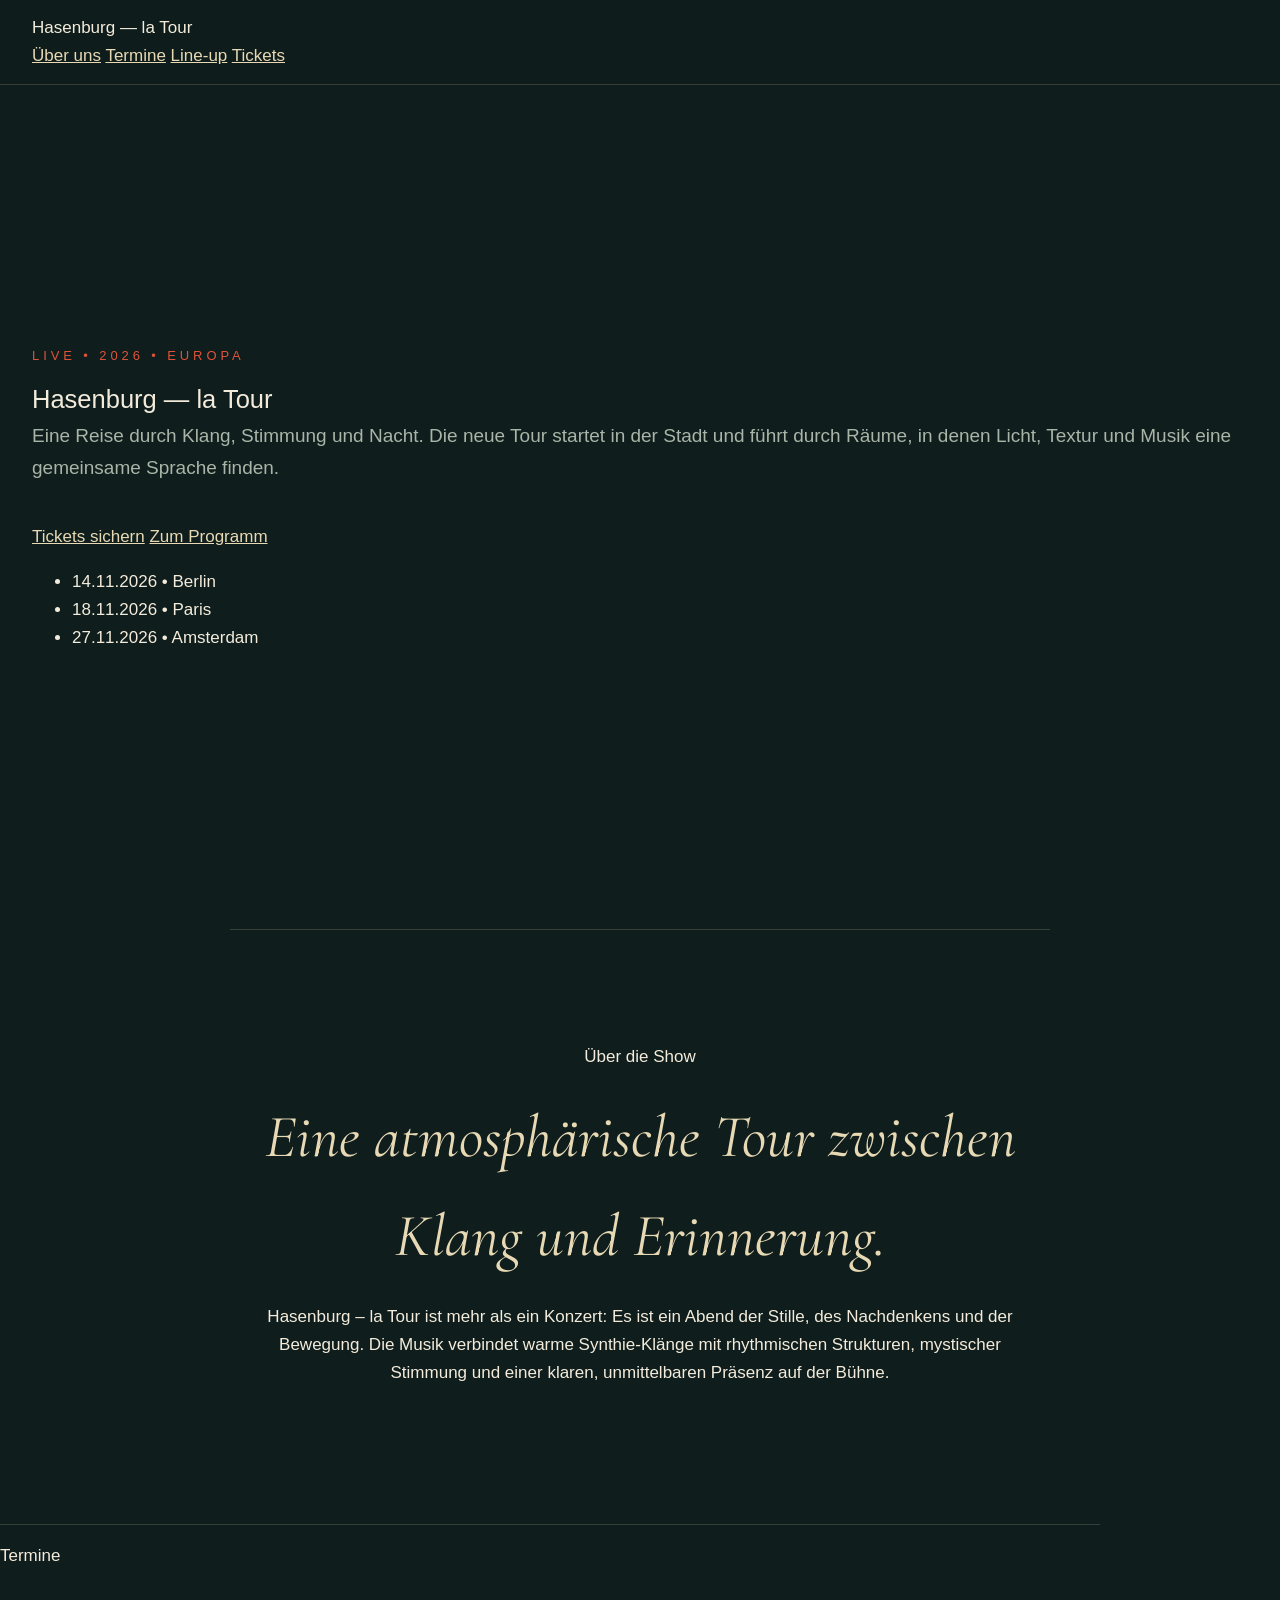
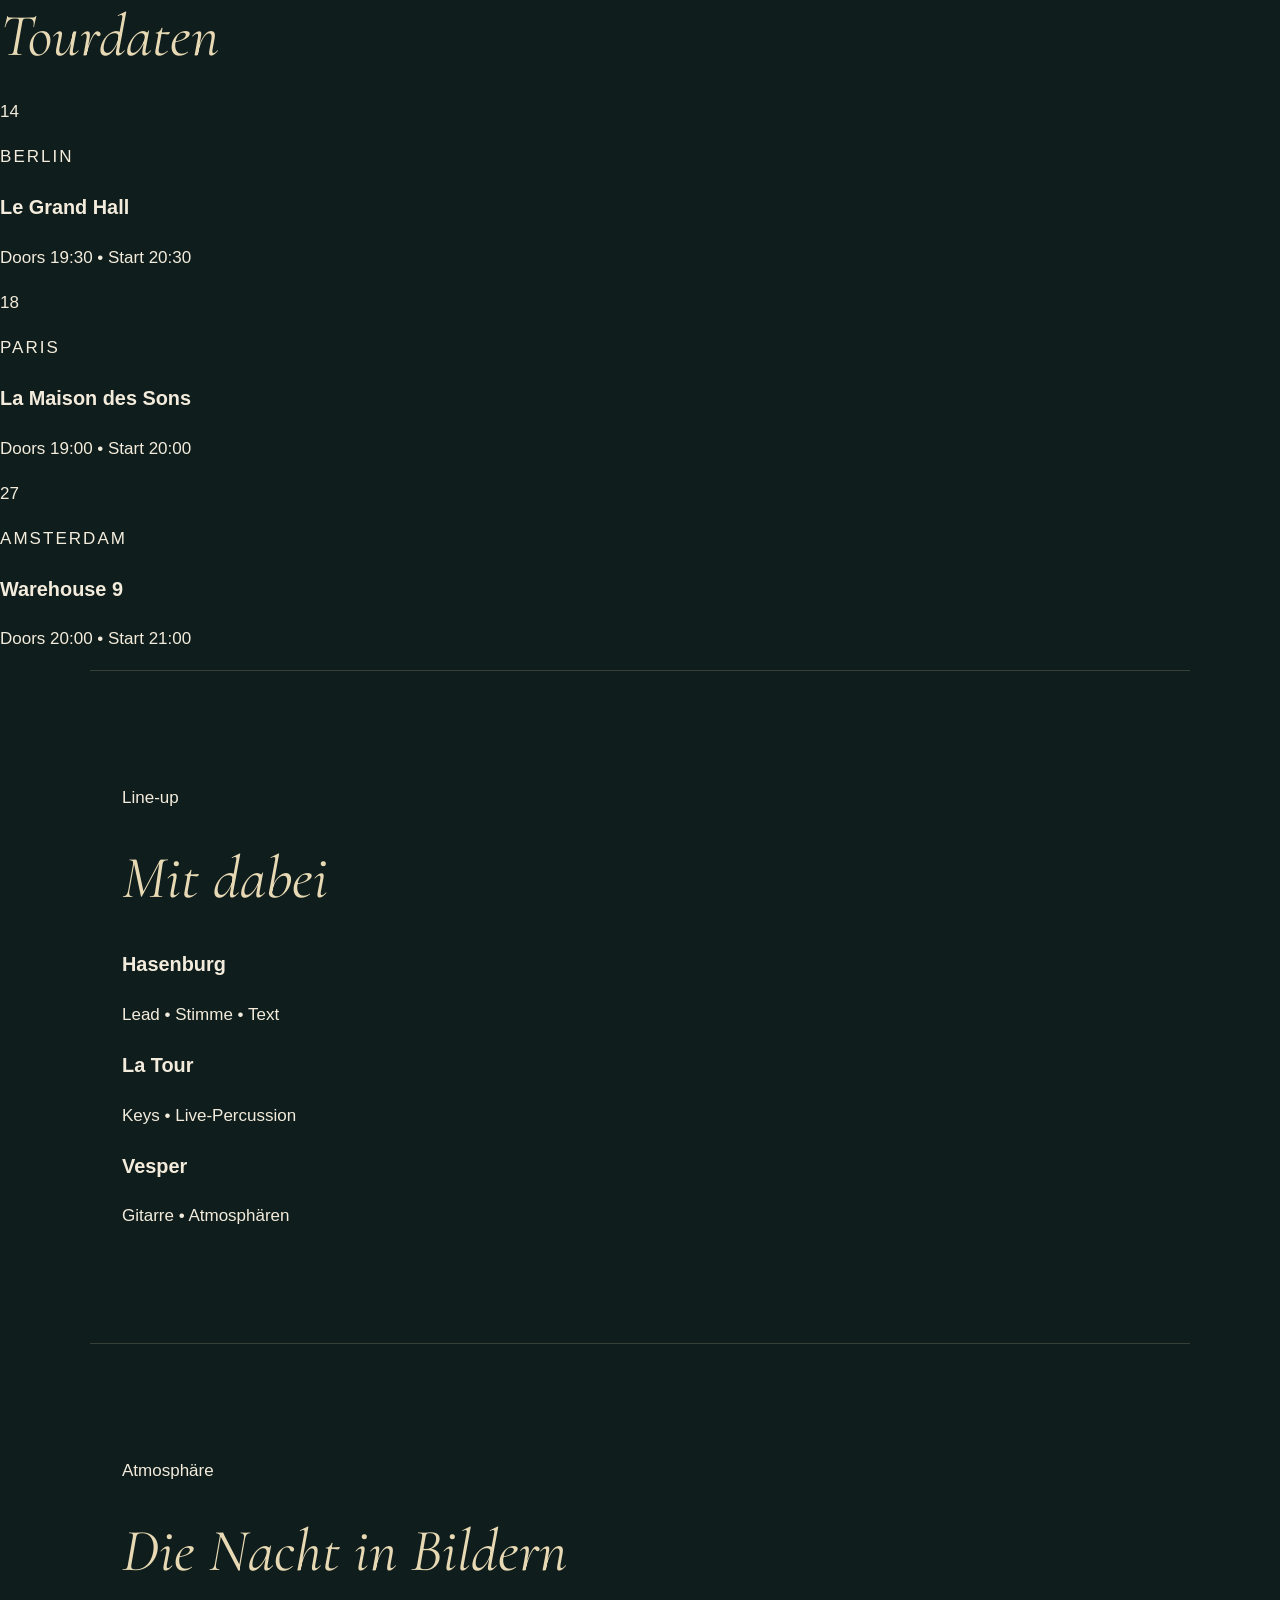
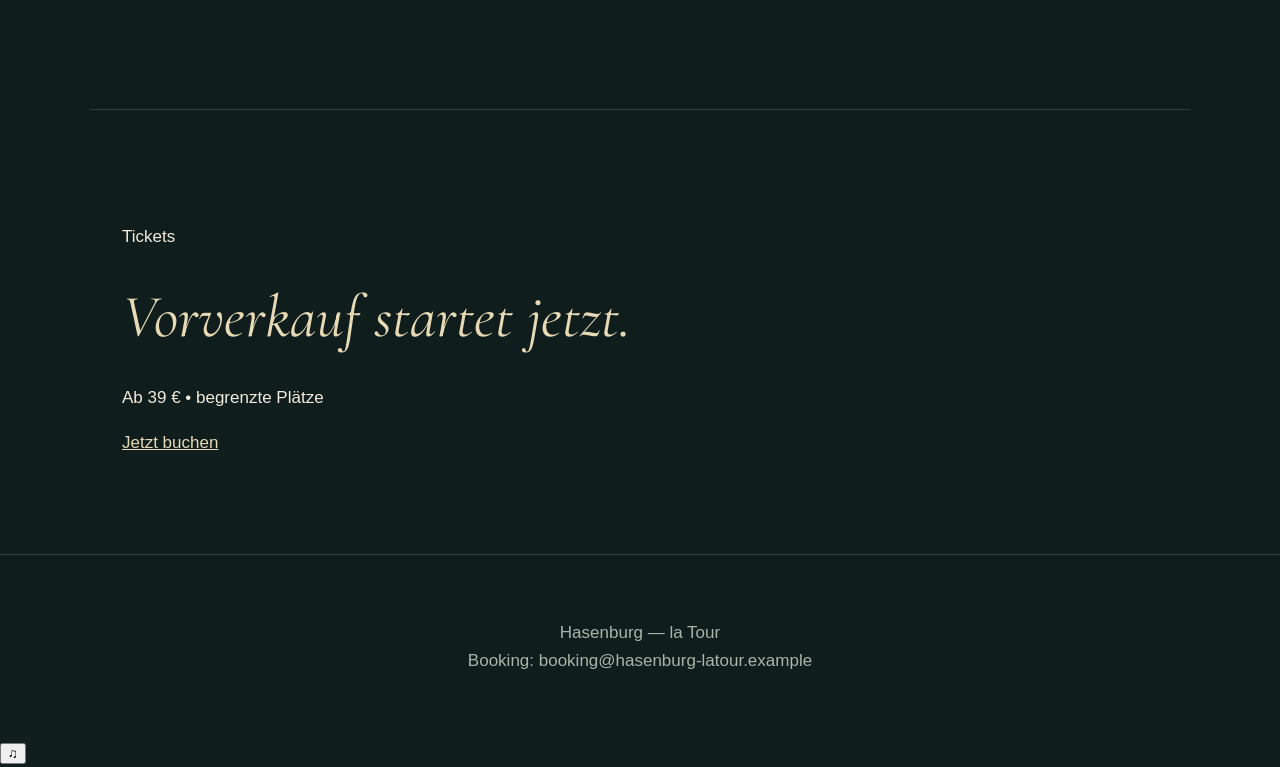
<file: index.html>
<!DOCTYPE html>
<html lang="de">
  <head>
    <meta charset="UTF-8" />
    <meta name="viewport" content="width=device-width, initial-scale=1.0" />
    <meta
      name="description"
      content="Hasenburg — la Tour. Eine besondere Tourseite mit Programm, Terminen und Tickets."
    />
    <title>Hasenburg — la Tour</title>
    <link rel="preconnect" href="https://fonts.googleapis.com" />
    <link rel="preconnect" href="https://fonts.gstatic.com" crossorigin />
    <link
      href="https://fonts.googleapis.com/css2?family=Cormorant+Garamond:wght@500;600;700&family=Inter:wght@400;500;600;700&display=swap"
      rel="stylesheet"
    />
    <link rel="stylesheet" href="styles.css" />
  </head>
  <body>
    <header class="site-header">
      <div class="container nav-wrap">
        <div class="brand">Hasenburg <span>— la Tour</span></div>
        <nav class="main-nav" aria-label="Hauptnavigation">
          <a href="#about">Über uns</a>
          <a href="#dates">Termine</a>
          <a href="#lineup">Line-up</a>
          <a href="#tickets">Tickets</a>
        </nav>
      </div>
    </header>

    <main>
      <section class="hero">
        <div class="hero-overlay"></div>
        <div class="container hero-content">
          <p class="eyebrow">Live • 2026 • Europa</p>
          <h1>Hasenburg <span>— la Tour</span></h1>
          <p class="lead">
            Eine Reise durch Klang, Stimmung und Nacht. Die neue Tour startet in
            der Stadt und führt durch Räume, in denen Licht, Textur und Musik
            eine gemeinsame Sprache finden.
          </p>
          <div class="hero-actions">
            <a class="button primary" href="#tickets">Tickets sichern</a>
            <a class="button secondary" href="#dates">Zum Programm</a>
          </div>
          <ul class="hero-meta" aria-label="Wichtige Informationen">
            <li>14.11.2026 • Berlin</li>
            <li>18.11.2026 • Paris</li>
            <li>27.11.2026 • Amsterdam</li>
          </ul>
        </div>
      </section>

      <section id="about" class="section intro">
        <div class="container two-col">
          <div>
            <p class="section-kicker">Über die Show</p>
            <h2>Eine atmosphärische Tour zwischen Klang und Erinnerung.</h2>
          </div>
          <div>
            <p>
              Hasenburg – la Tour ist mehr als ein Konzert: Es ist ein Abend der
              Stille, des Nachdenkens und der Bewegung. Die Musik verbindet
              warme Synthie-Klänge mit rhythmischen Strukturen, mystischer
              Stimmung und einer klaren, unmittelbaren Präsenz auf der Bühne.
            </p>
          </div>
        </div>
      </section>

      <section id="dates" class="section dates">
        <div class="container">
          <p class="section-kicker">Termine</p>
          <h2>Tourdaten</h2>
          <div class="card-grid">
            <article class="date-card">
              <div class="date-box">14</div>
              <div>
                <p class="city">Berlin</p>
                <h3>Le Grand Hall</h3>
                <p>Doors 19:30 • Start 20:30</p>
              </div>
            </article>
            <article class="date-card">
              <div class="date-box">18</div>
              <div>
                <p class="city">Paris</p>
                <h3>La Maison des Sons</h3>
                <p>Doors 19:00 • Start 20:00</p>
              </div>
            </article>
            <article class="date-card">
              <div class="date-box">27</div>
              <div>
                <p class="city">Amsterdam</p>
                <h3>Warehouse 9</h3>
                <p>Doors 20:00 • Start 21:00</p>
              </div>
            </article>
          </div>
        </div>
      </section>

      <section id="lineup" class="section lineup">
        <div class="container">
          <p class="section-kicker">Line-up</p>
          <h2>Mit dabei</h2>
          <div class="lineup-grid">
            <article class="artist-card">
              <div class="portrait portrait-one" aria-hidden="true"></div>
              <h3>Hasenburg</h3>
              <p>Lead • Stimme • Text</p>
            </article>
            <article class="artist-card">
              <div class="portrait portrait-two" aria-hidden="true"></div>
              <h3>La Tour</h3>
              <p>Keys • Live-Percussion</p>
            </article>
            <article class="artist-card">
              <div class="portrait portrait-three" aria-hidden="true"></div>
              <h3>Vesper</h3>
              <p>Gitarre • Atmosphären</p>
            </article>
          </div>
        </div>
      </section>

      <section class="section gallery">
        <div class="container">
          <p class="section-kicker">Atmosphäre</p>
          <h2>Die Nacht in Bildern</h2>
          <div class="gallery-grid" aria-label="Bildgalerie">
            <div class="photo photo-one"></div>
            <div class="photo photo-two"></div>
            <div class="photo photo-three"></div>
            <div class="photo photo-four"></div>
          </div>
        </div>
      </section>

      <section id="tickets" class="section tickets">
        <div class="container ticket-box">
          <div>
            <p class="section-kicker">Tickets</p>
            <h2>Vorverkauf startet jetzt.</h2>
          </div>
          <div class="ticket-actions">
            <p>Ab 39 € • begrenzte Plätze</p>
            <a class="button primary" href="mailto:booking@hasenburg-latour.example">Jetzt buchen</a>
          </div>
        </div>
      </section>
    </main>

    <footer class="site-footer">
      <div class="container footer-inner">
        <div>Hasenburg — la Tour</div>
        <div>Booking: booking@hasenburg-latour.example</div>
      </div>
    </footer>

    <script src="script.js"></script>
  </body>
</html>
</file>
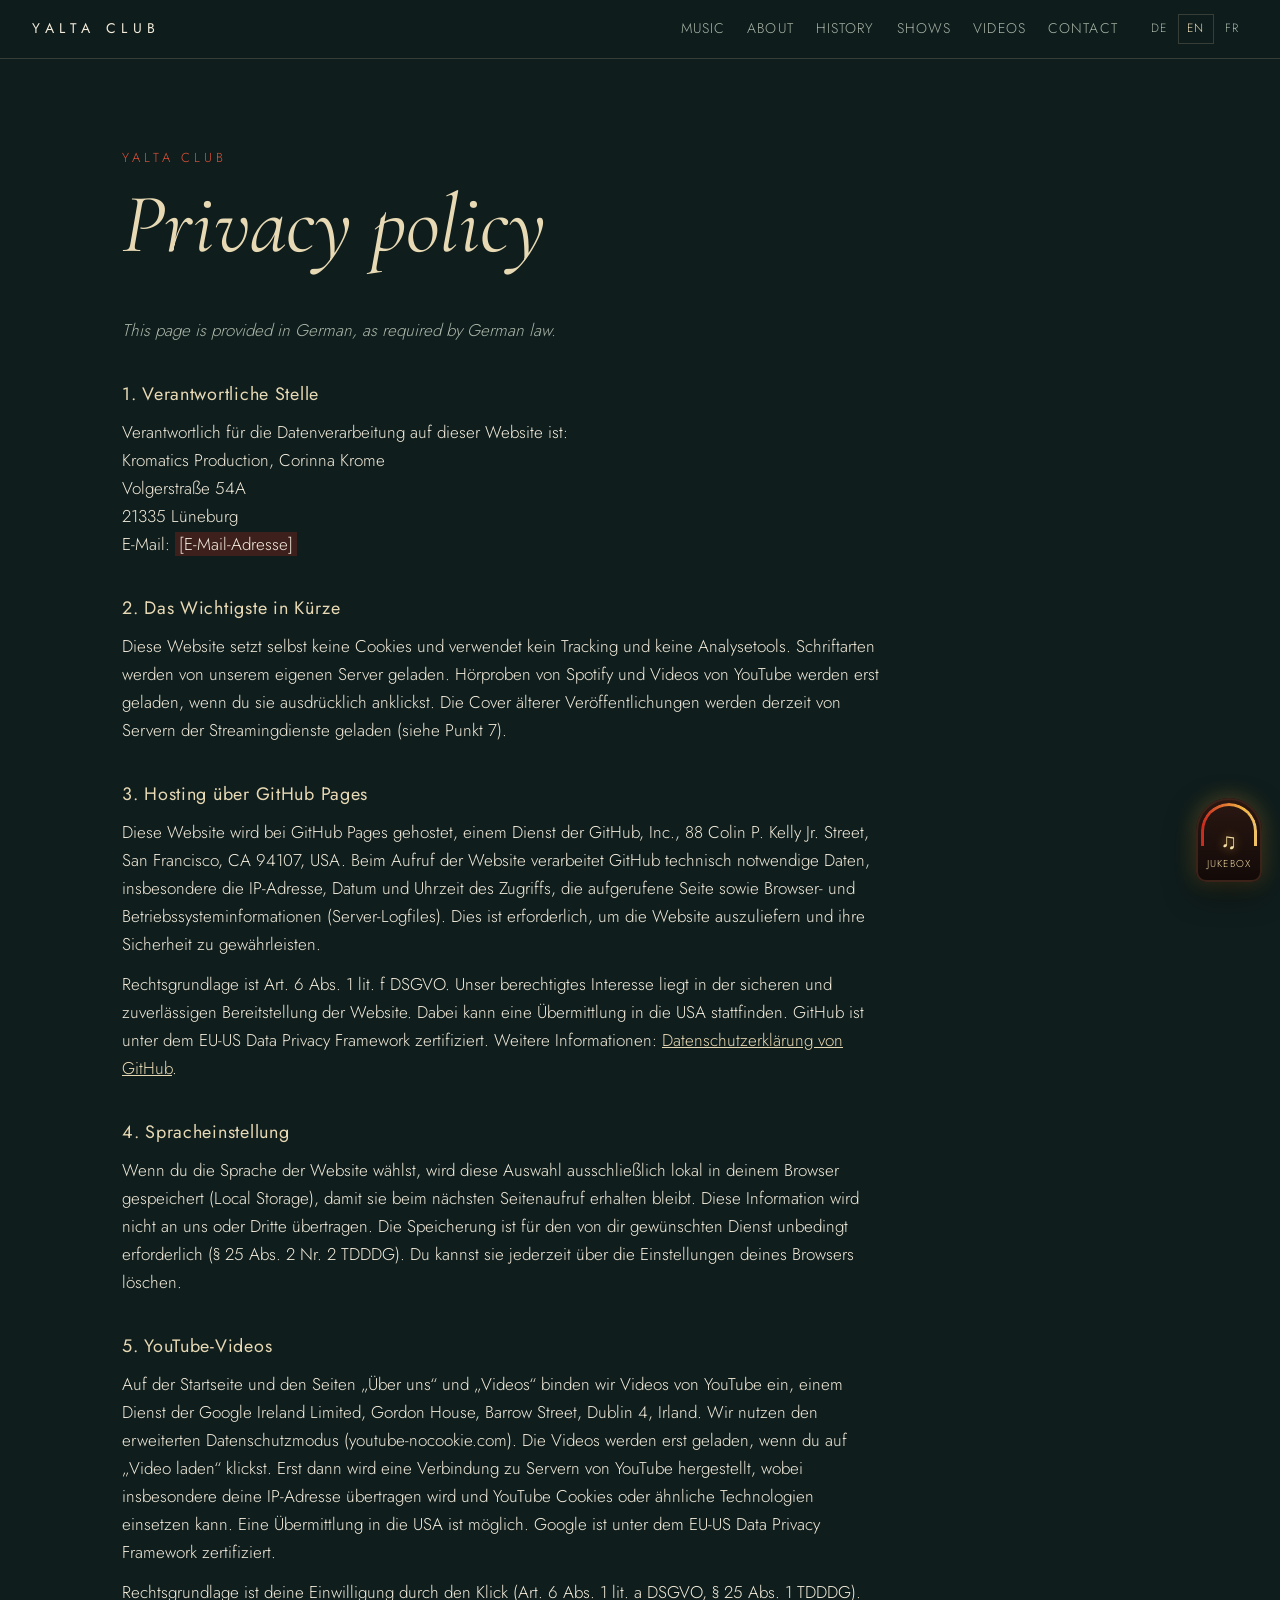
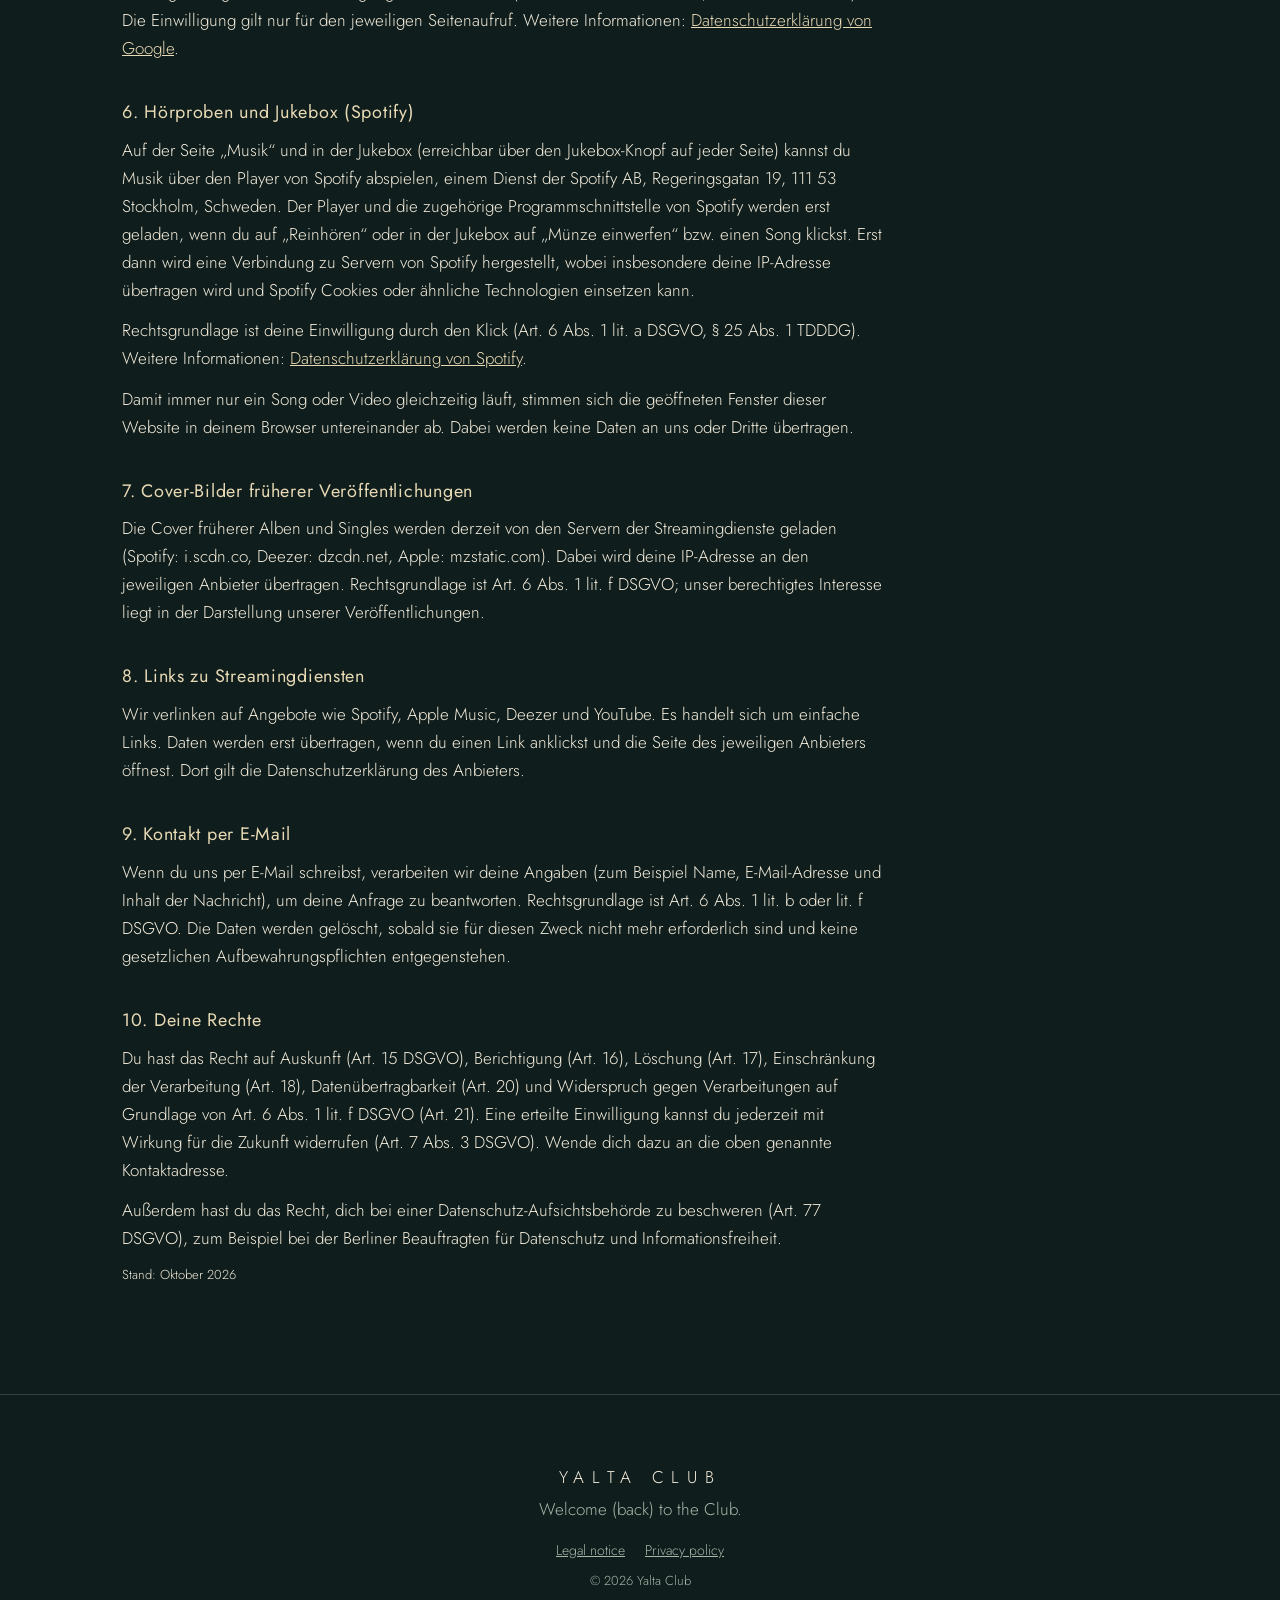
<file: datenschutz.html>
<!doctype html>
<html lang="de">
<head>
  <meta charset="utf-8">
  <meta name="viewport" content="width=device-width, initial-scale=1">
  <title>Datenschutz – Yalta Club</title>
  <meta name="description" content="Yalta Club – Indie-Pop zwischen Paris und Berlin. Das dritte Album „Le temps perdu“ erscheint am 14.12.2026.">
  <meta property="og:title" content="Yalta Club – Le temps perdu">
  <meta property="og:description" content="Le temps perdu – 14.12.2026">
  <meta property="og:image" content="assets/le-temps-perdu.jpg">
  <link rel="icon" href="assets/favicon.png">
  <link rel="stylesheet" href="fonts.css">
  <link rel="stylesheet" href="styles.css">
  <link rel="stylesheet" href="jukebox.css">
</head>
<body data-page="datenschutz">

<div id="site-header"></div>

<main>
  <header class="page-head">
    <p class="eyebrow">Yalta Club</p>
    <h1 data-i18n="legal.privacy"></h1>
  </header>

  <section class="section legal">
    <p class="legal-note" data-i18n="legal.note" hidden></p>
    <h2>1. Verantwortliche Stelle</h2>
    <p>Verantwortlich für die Datenverarbeitung auf dieser Website ist:<br>
      Kromatics Production, Corinna Krome<br>
      Volgerstraße 54A<br>
      21335 Lüneburg<br>
      E-Mail: <span class="todo">[E-Mail-Adresse]</span>
    </p>

    <h2>2. Das Wichtigste in Kürze</h2>
    <p>Diese Website setzt selbst keine Cookies und verwendet kein Tracking und keine Analysetools. Schriftarten werden von unserem eigenen Server geladen. Hörproben von Spotify und Videos von YouTube werden erst geladen, wenn du sie ausdrücklich anklickst. Die Cover älterer Veröffentlichungen werden derzeit von Servern der Streamingdienste geladen (siehe Punkt 7).</p>

    <h2>3. Hosting über GitHub Pages</h2>
    <p>Diese Website wird bei GitHub Pages gehostet, einem Dienst der GitHub, Inc., 88 Colin P. Kelly Jr. Street, San Francisco, CA 94107, USA. Beim Aufruf der Website verarbeitet GitHub technisch notwendige Daten, insbesondere die IP-Adresse, Datum und Uhrzeit des Zugriffs, die aufgerufene Seite sowie Browser- und Betriebssysteminformationen (Server-Logfiles). Dies ist erforderlich, um die Website auszuliefern und ihre Sicherheit zu gewährleisten.</p>
    <p>Rechtsgrundlage ist Art. 6 Abs. 1 lit. f DSGVO. Unser berechtigtes Interesse liegt in der sicheren und zuverlässigen Bereitstellung der Website. Dabei kann eine Übermittlung in die USA stattfinden. GitHub ist unter dem EU-US Data Privacy Framework zertifiziert. Weitere Informationen: <a href="https://docs.github.com/de/site-policy/privacy-policies/github-general-privacy-statement" target="_blank" rel="noopener">Datenschutzerklärung von GitHub</a>.</p>

    <h2>4. Spracheinstellung</h2>
    <p>Wenn du die Sprache der Website wählst, wird diese Auswahl ausschließlich lokal in deinem Browser gespeichert (Local Storage), damit sie beim nächsten Seitenaufruf erhalten bleibt. Diese Information wird nicht an uns oder Dritte übertragen. Die Speicherung ist für den von dir gewünschten Dienst unbedingt erforderlich (§ 25 Abs. 2 Nr. 2 TDDDG). Du kannst sie jederzeit über die Einstellungen deines Browsers löschen.</p>

    <h2>5. YouTube-Videos</h2>
    <p>Auf der Startseite und den Seiten „Über uns“ und „Videos“ binden wir Videos von YouTube ein, einem Dienst der Google Ireland Limited, Gordon House, Barrow Street, Dublin 4, Irland. Wir nutzen den erweiterten Datenschutzmodus (youtube-nocookie.com). Die Videos werden erst geladen, wenn du auf „Video laden“ klickst. Erst dann wird eine Verbindung zu Servern von YouTube hergestellt, wobei insbesondere deine IP-Adresse übertragen wird und YouTube Cookies oder ähnliche Technologien einsetzen kann. Eine Übermittlung in die USA ist möglich. Google ist unter dem EU-US Data Privacy Framework zertifiziert.</p>
    <p>Rechtsgrundlage ist deine Einwilligung durch den Klick (Art. 6 Abs. 1 lit. a DSGVO, § 25 Abs. 1 TDDDG). Die Einwilligung gilt nur für den jeweiligen Seitenaufruf. Weitere Informationen: <a href="https://policies.google.com/privacy?hl=de" target="_blank" rel="noopener">Datenschutzerklärung von Google</a>.</p>

    <h2>6. Hörproben und Jukebox (Spotify)</h2>
    <p>Auf der Seite „Musik“ und in der Jukebox (erreichbar über den Jukebox-Knopf auf jeder Seite) kannst du Musik über den Player von Spotify abspielen, einem Dienst der Spotify AB, Regeringsgatan 19, 111 53 Stockholm, Schweden. Der Player und die zugehörige Programmschnittstelle von Spotify werden erst geladen, wenn du auf „Reinhören“ oder in der Jukebox auf „Münze einwerfen“ bzw. einen Song klickst. Erst dann wird eine Verbindung zu Servern von Spotify hergestellt, wobei insbesondere deine IP-Adresse übertragen wird und Spotify Cookies oder ähnliche Technologien einsetzen kann.</p>
    <p>Rechtsgrundlage ist deine Einwilligung durch den Klick (Art. 6 Abs. 1 lit. a DSGVO, § 25 Abs. 1 TDDDG). Weitere Informationen: <a href="https://www.spotify.com/de/legal/privacy-policy/" target="_blank" rel="noopener">Datenschutzerklärung von Spotify</a>.</p>
    <p>Damit immer nur ein Song oder Video gleichzeitig läuft, stimmen sich die geöffneten Fenster dieser Website in deinem Browser untereinander ab. Dabei werden keine Daten an uns oder Dritte übertragen.</p>

    <h2>7. Cover-Bilder früherer Veröffentlichungen</h2>
    <p>Die Cover früherer Alben und Singles werden derzeit von den Servern der Streamingdienste geladen (Spotify: i.scdn.co, Deezer: dzcdn.net, Apple: mzstatic.com). Dabei wird deine IP-Adresse an den jeweiligen Anbieter übertragen. Rechtsgrundlage ist Art. 6 Abs. 1 lit. f DSGVO; unser berechtigtes Interesse liegt in der Darstellung unserer Veröffentlichungen.</p>

    <h2>8. Links zu Streamingdiensten</h2>
    <p>Wir verlinken auf Angebote wie Spotify, Apple Music, Deezer und YouTube. Es handelt sich um einfache Links. Daten werden erst übertragen, wenn du einen Link anklickst und die Seite des jeweiligen Anbieters öffnest. Dort gilt die Datenschutzerklärung des Anbieters.</p>

    <h2>9. Kontakt per E-Mail</h2>
    <p>Wenn du uns per E-Mail schreibst, verarbeiten wir deine Angaben (zum Beispiel Name, E-Mail-Adresse und Inhalt der Nachricht), um deine Anfrage zu beantworten. Rechtsgrundlage ist Art. 6 Abs. 1 lit. b oder lit. f DSGVO. Die Daten werden gelöscht, sobald sie für diesen Zweck nicht mehr erforderlich sind und keine gesetzlichen Aufbewahrungspflichten entgegenstehen.</p>

    <h2>10. Deine Rechte</h2>
    <p>Du hast das Recht auf Auskunft (Art. 15 DSGVO), Berichtigung (Art. 16), Löschung (Art. 17), Einschränkung der Verarbeitung (Art. 18), Datenübertragbarkeit (Art. 20) und Widerspruch gegen Verarbeitungen auf Grundlage von Art. 6 Abs. 1 lit. f DSGVO (Art. 21). Eine erteilte Einwilligung kannst du jederzeit mit Wirkung für die Zukunft widerrufen (Art. 7 Abs. 3 DSGVO). Wende dich dazu an die oben genannte Kontaktadresse.</p>
    <p>Außerdem hast du das Recht, dich bei einer Datenschutz-Aufsichtsbehörde zu beschweren (Art. 77 DSGVO), zum Beispiel bei der Berliner Beauftragten für Datenschutz und Informationsfreiheit.</p>

    <p class="small">Stand: Oktober 2026</p>
  </section>
</main>

<div id="site-footer"></div>

<script src="i18n.js"></script>
<script src="media.js"></script>
<script src="script.js"></script>
</body>
</html>
</file>
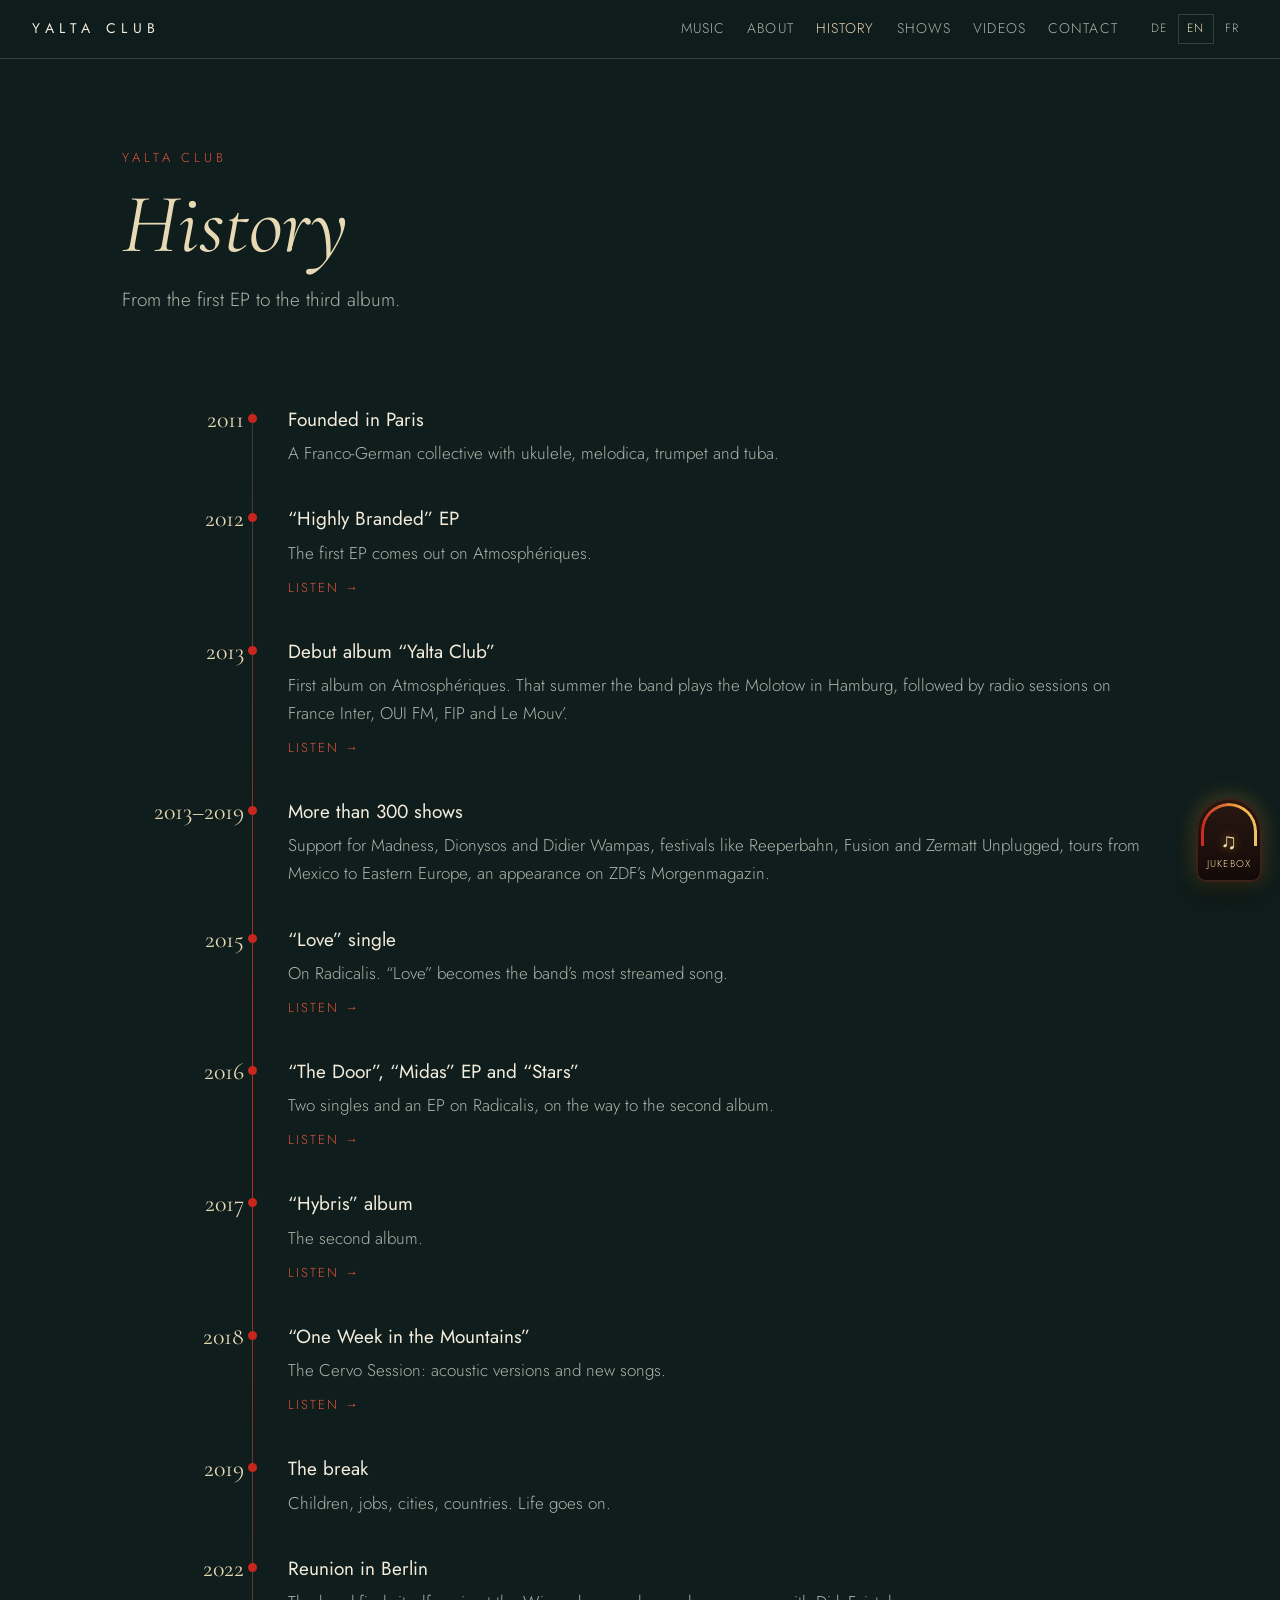
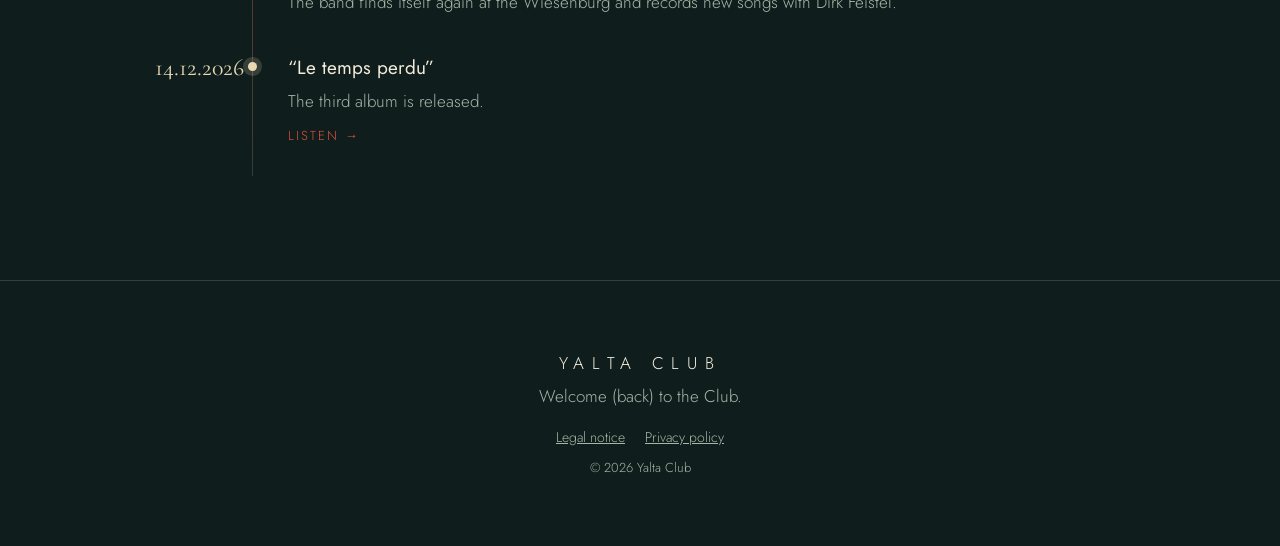
<file: geschichte.html>
<!doctype html>
<html lang="de">
<head>
  <meta charset="utf-8">
  <meta name="viewport" content="width=device-width, initial-scale=1">
  <title>Geschichte – Yalta Club</title>
  <meta name="description" content="Yalta Club – Indie-Pop zwischen Paris und Berlin. Das dritte Album „Le temps perdu“ erscheint am 14.12.2026.">
  <meta property="og:title" content="Yalta Club – Le temps perdu">
  <meta property="og:description" content="Le temps perdu – 14.12.2026">
  <meta property="og:image" content="assets/le-temps-perdu.jpg">
  <link rel="icon" href="assets/favicon.png">
  <link rel="stylesheet" href="fonts.css">
  <link rel="stylesheet" href="styles.css">
  <link rel="stylesheet" href="jukebox.css">
</head>
<body data-page="geschichte">

<div id="site-header"></div>

<main>
  <header class="page-head">
    <p class="eyebrow">Yalta Club</p>
    <h1 data-i18n="history.title"></h1>
    <p class="lead" data-i18n="history.lead"></p>
  </header>

  <section class="section">
    <ol class="timeline" id="timeline"></ol>
  </section>
</main>

<div id="site-footer"></div>

<script src="i18n.js"></script>
<script src="media.js"></script>
<script src="script.js"></script>
</body>
</html>
</file>
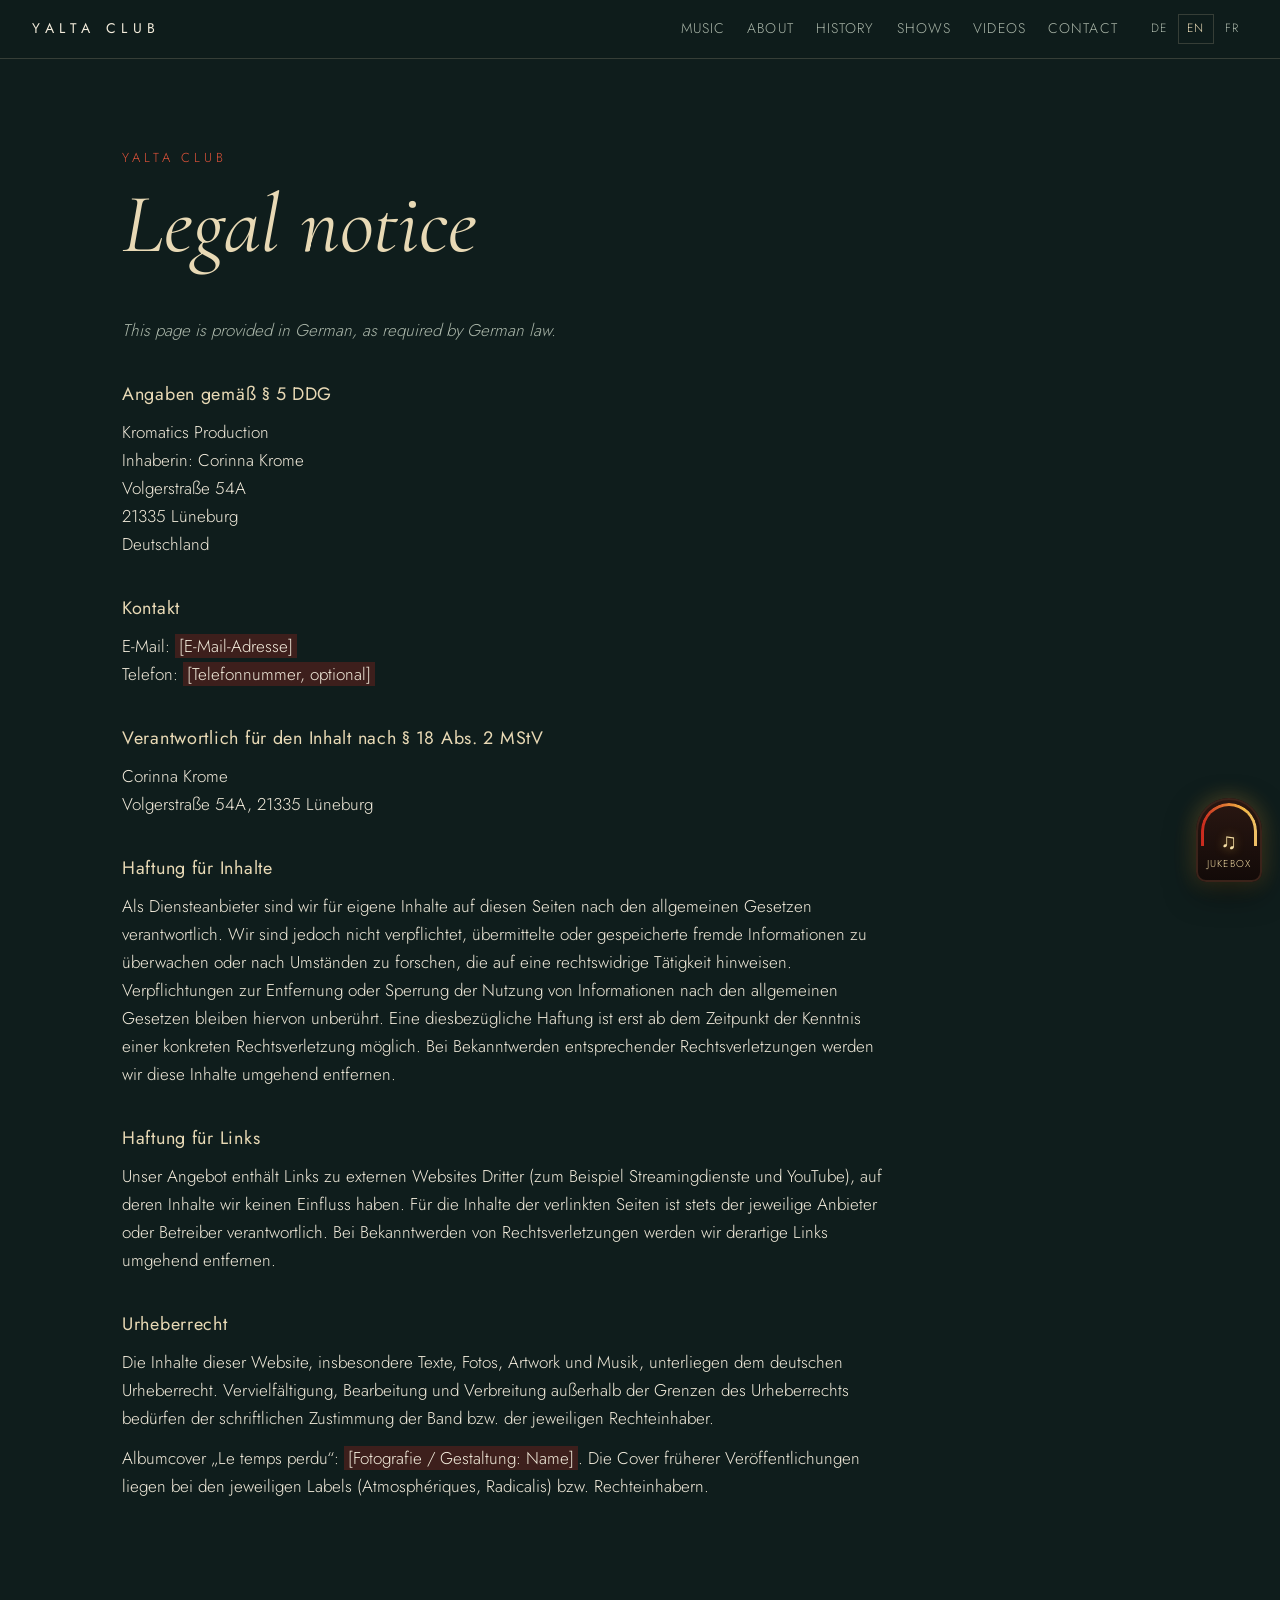
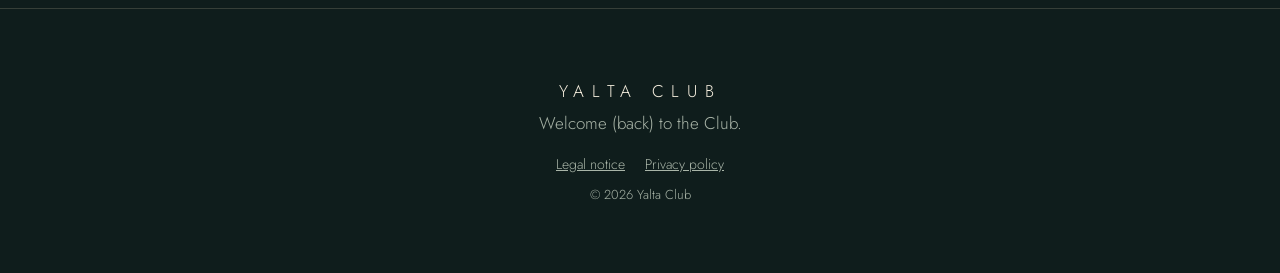
<file: impressum.html>
<!doctype html>
<html lang="de">
<head>
  <meta charset="utf-8">
  <meta name="viewport" content="width=device-width, initial-scale=1">
  <title>Impressum – Yalta Club</title>
  <meta name="description" content="Yalta Club – Indie-Pop zwischen Paris und Berlin. Das dritte Album „Le temps perdu“ erscheint am 14.12.2026.">
  <meta property="og:title" content="Yalta Club – Le temps perdu">
  <meta property="og:description" content="Le temps perdu – 14.12.2026">
  <meta property="og:image" content="assets/le-temps-perdu.jpg">
  <link rel="icon" href="assets/favicon.png">
  <link rel="stylesheet" href="fonts.css">
  <link rel="stylesheet" href="styles.css">
  <link rel="stylesheet" href="jukebox.css">
</head>
<body data-page="impressum">

<div id="site-header"></div>

<main>
  <header class="page-head">
    <p class="eyebrow">Yalta Club</p>
    <h1 data-i18n="legal.imprint"></h1>
  </header>

  <section class="section legal">
    <p class="legal-note" data-i18n="legal.note" hidden></p>
    <h2>Angaben gemäß § 5 DDG</h2>
    <p>
      Kromatics Production<br>
      Inhaberin: Corinna Krome<br>
      Volgerstraße 54A<br>
      21335 Lüneburg<br>
      Deutschland
    </p>

    <h2>Kontakt</h2>
    <p>E-Mail: <span class="todo">[E-Mail-Adresse]</span><br>
    Telefon: <span class="todo">[Telefonnummer, optional]</span></p>

    <h2>Verantwortlich für den Inhalt nach § 18 Abs. 2 MStV</h2>
    <p>Corinna Krome<br>Volgerstraße 54A, 21335 Lüneburg</p>

    <h2>Haftung für Inhalte</h2>
    <p>Als Diensteanbieter sind wir für eigene Inhalte auf diesen Seiten nach den allgemeinen Gesetzen verantwortlich. Wir sind jedoch nicht verpflichtet, übermittelte oder gespeicherte fremde Informationen zu überwachen oder nach Umständen zu forschen, die auf eine rechtswidrige Tätigkeit hinweisen. Verpflichtungen zur Entfernung oder Sperrung der Nutzung von Informationen nach den allgemeinen Gesetzen bleiben hiervon unberührt. Eine diesbezügliche Haftung ist erst ab dem Zeitpunkt der Kenntnis einer konkreten Rechtsverletzung möglich. Bei Bekanntwerden entsprechender Rechtsverletzungen werden wir diese Inhalte umgehend entfernen.</p>

    <h2>Haftung für Links</h2>
    <p>Unser Angebot enthält Links zu externen Websites Dritter (zum Beispiel Streamingdienste und YouTube), auf deren Inhalte wir keinen Einfluss haben. Für die Inhalte der verlinkten Seiten ist stets der jeweilige Anbieter oder Betreiber verantwortlich. Bei Bekanntwerden von Rechtsverletzungen werden wir derartige Links umgehend entfernen.</p>

    <h2>Urheberrecht</h2>
    <p>Die Inhalte dieser Website, insbesondere Texte, Fotos, Artwork und Musik, unterliegen dem deutschen Urheberrecht. Vervielfältigung, Bearbeitung und Verbreitung außerhalb der Grenzen des Urheberrechts bedürfen der schriftlichen Zustimmung der Band bzw. der jeweiligen Rechteinhaber.</p>
    <p>Albumcover „Le temps perdu“: <span class="todo">[Fotografie / Gestaltung: Name]</span>. Die Cover früherer Veröffentlichungen liegen bei den jeweiligen Labels (Atmosphériques, Radicalis) bzw. Rechteinhabern.</p>
  </section>
</main>

<div id="site-footer"></div>

<script src="i18n.js"></script>
<script src="media.js"></script>
<script src="script.js"></script>
</body>
</html>
</file>
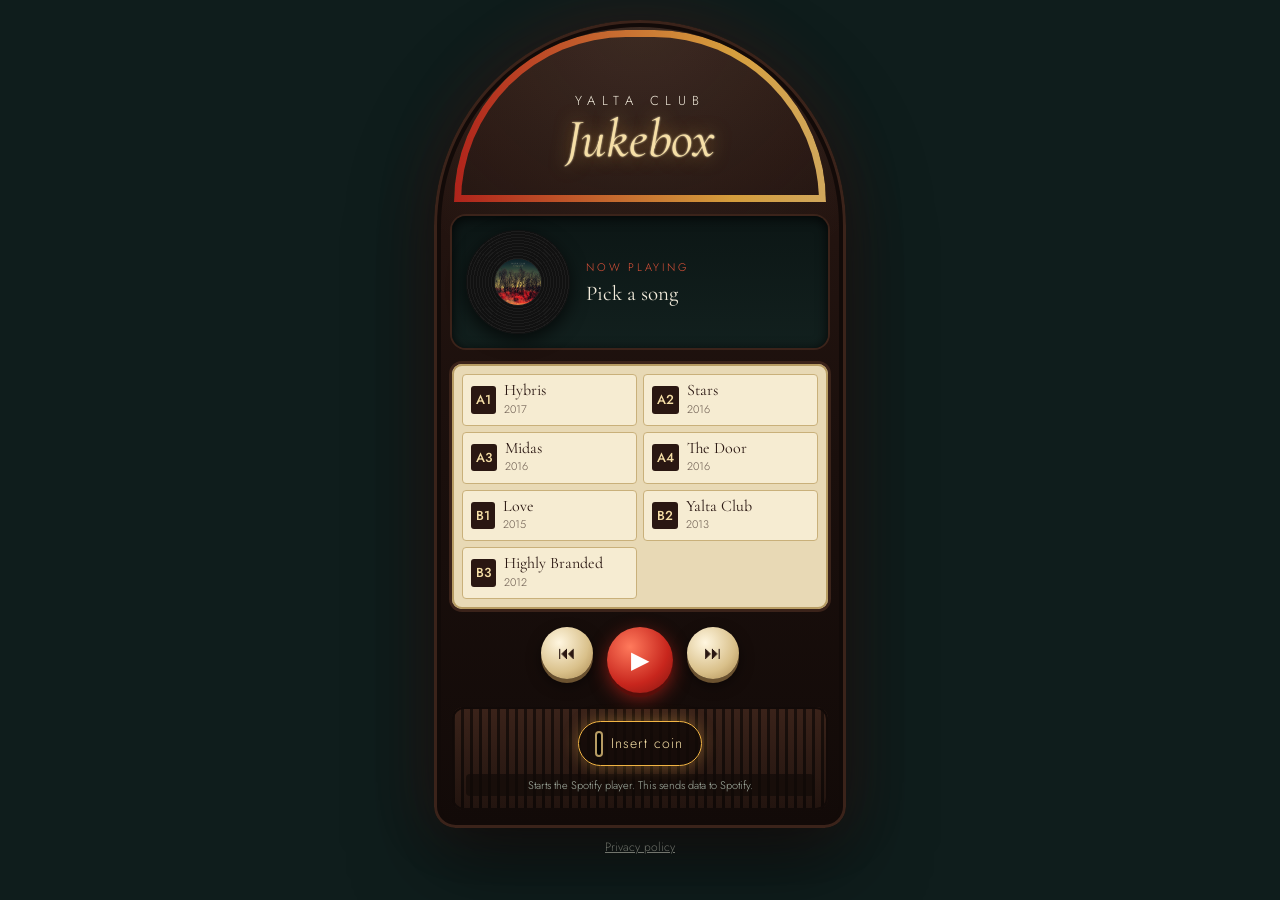
<file: jukebox.html>
<!doctype html>
<html lang="de">
<head>
  <meta charset="utf-8">
  <meta name="viewport" content="width=device-width, initial-scale=1">
  <title>Jukebox – Yalta Club</title>
  <link rel="icon" href="assets/favicon.png">
  <link rel="stylesheet" href="fonts.css">
  <link rel="stylesheet" href="styles.css">
  <link rel="stylesheet" href="jukebox.css">
</head>
<body data-page="jukebox" class="jb-page">

<main class="jb-wrap">
  <div class="jb-machine" id="jukebox">
    <div class="jb-arch">
      <div class="jb-tubes" aria-hidden="true"></div>
      <p class="jb-brand">Yalta Club</p>
      <p class="jb-name">Jukebox</p>
    </div>

    <div class="jb-window">
      <div class="jb-record" id="jb-record" aria-hidden="true">
        <img id="jb-label" src="assets/le-temps-perdu-600.jpg" alt="">
      </div>
      <div class="jb-now">
        <p class="jb-now-label" data-i18n="jb.nowPlaying"></p>
        <p class="jb-now-title" id="jb-now-title" data-i18n="jb.choose"></p>
      </div>
    </div>

    <ol class="jb-cards" id="jb-cards"></ol>

    <div class="jb-controls">
      <button type="button" class="jb-key" id="jb-prev" data-i18n-label="jb.prev">⏮</button>
      <button type="button" class="jb-key jb-key--big" id="jb-play" data-i18n-label="jb.play">▶</button>
      <button type="button" class="jb-key" id="jb-next" data-i18n-label="jb.next">⏭</button>
    </div>

    <div class="jb-grille">
      <div class="jb-coin" id="jb-coin">
        <button type="button" class="jb-coin-btn" id="jb-insert">
          <span class="jb-slot" aria-hidden="true"></span>
          <span data-i18n="jb.insert"></span>
        </button>
        <small data-i18n="jb.insertNote"></small>
      </div>
      <div class="jb-player" id="jb-player" hidden><div id="jb-embed"></div></div>
    </div>
  </div>

  <p class="jb-footer">
    <a href="datenschutz.html" data-nav data-i18n="legal.privacy"></a>
  </p>
</main>

<script src="i18n.js"></script>
<script src="media.js"></script>
<script src="script.js"></script>
<script src="jukebox.js"></script>
</body>
</html>
</file>
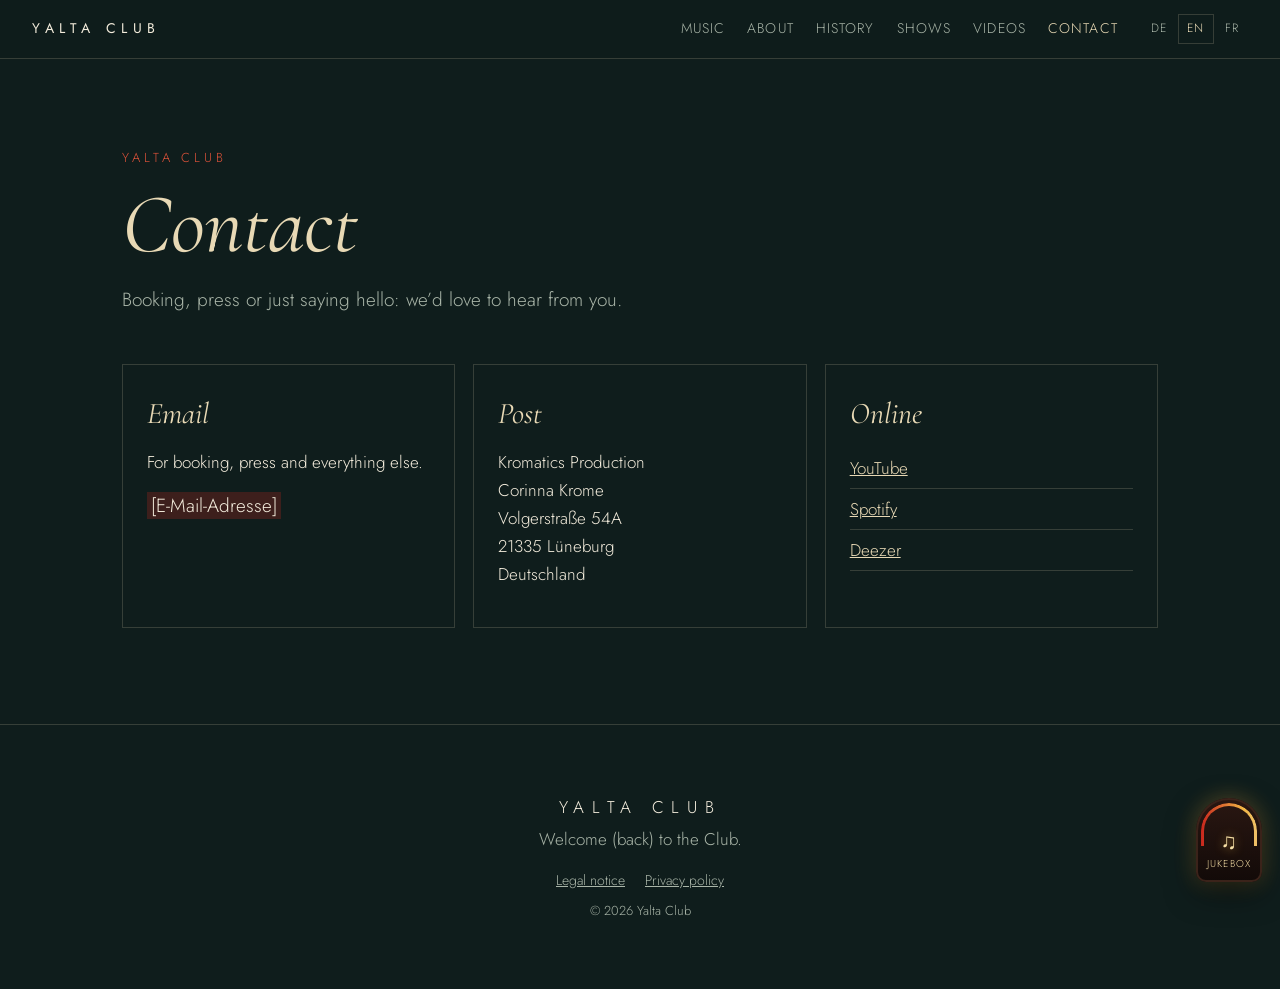
<file: kontakt.html>
<!doctype html>
<html lang="de">
<head>
  <meta charset="utf-8">
  <meta name="viewport" content="width=device-width, initial-scale=1">
  <title>Kontakt – Yalta Club</title>
  <meta name="description" content="Yalta Club – Indie-Pop zwischen Paris und Berlin. Das dritte Album „Le temps perdu“ erscheint am 14.12.2026.">
  <meta property="og:title" content="Yalta Club – Le temps perdu">
  <meta property="og:description" content="Le temps perdu – 14.12.2026">
  <meta property="og:image" content="assets/le-temps-perdu.jpg">
  <link rel="icon" href="assets/favicon.png">
  <link rel="stylesheet" href="fonts.css">
  <link rel="stylesheet" href="styles.css">
  <link rel="stylesheet" href="jukebox.css">
</head>
<body data-page="kontakt">

<div id="site-header"></div>

<main>
  <header class="page-head">
    <p class="eyebrow">Yalta Club</p>
    <h1 data-i18n="contact.title"></h1>
    <p class="lead" data-i18n="contact.lead"></p>
  </header>

  <section class="section">
    <div class="contact-grid">
      <div class="contact-card">
        <h2 data-i18n="contact.mailTitle"></h2>
        <p data-i18n="contact.mailText"></p>
        <p class="contact-mail"><span class="todo">[E-Mail-Adresse]</span></p>
        <a class="btn" id="contact-mail-btn" href="#" data-i18n="contact.write" hidden></a>
      </div>
      <div class="contact-card">
        <h2 data-i18n="contact.postTitle"></h2>
        <p>Kromatics Production<br>Corinna Krome<br>Volgerstraße 54A<br>21335 Lüneburg<br>Deutschland</p>
      </div>
      <div class="contact-card">
        <h2 data-i18n="contact.onlineTitle"></h2>
        <ul class="contact-links">
          <li><a href="https://www.youtube.com/@YaltaClubMusic" target="_blank" rel="noopener">YouTube</a></li>
          <li><a href="https://open.spotify.com/artist/6KKPXN1bAOsrFKvQJ842DJ" target="_blank" rel="noopener">Spotify</a></li>
          <li><a href="https://www.deezer.com/artist/4022805" target="_blank" rel="noopener">Deezer</a></li>
        </ul>
      </div>
    </div>
  </section>
</main>

<div id="site-footer"></div>

<script src="i18n.js"></script>
<script src="media.js"></script>
<script src="script.js"></script>
</body>
</html>
</file>
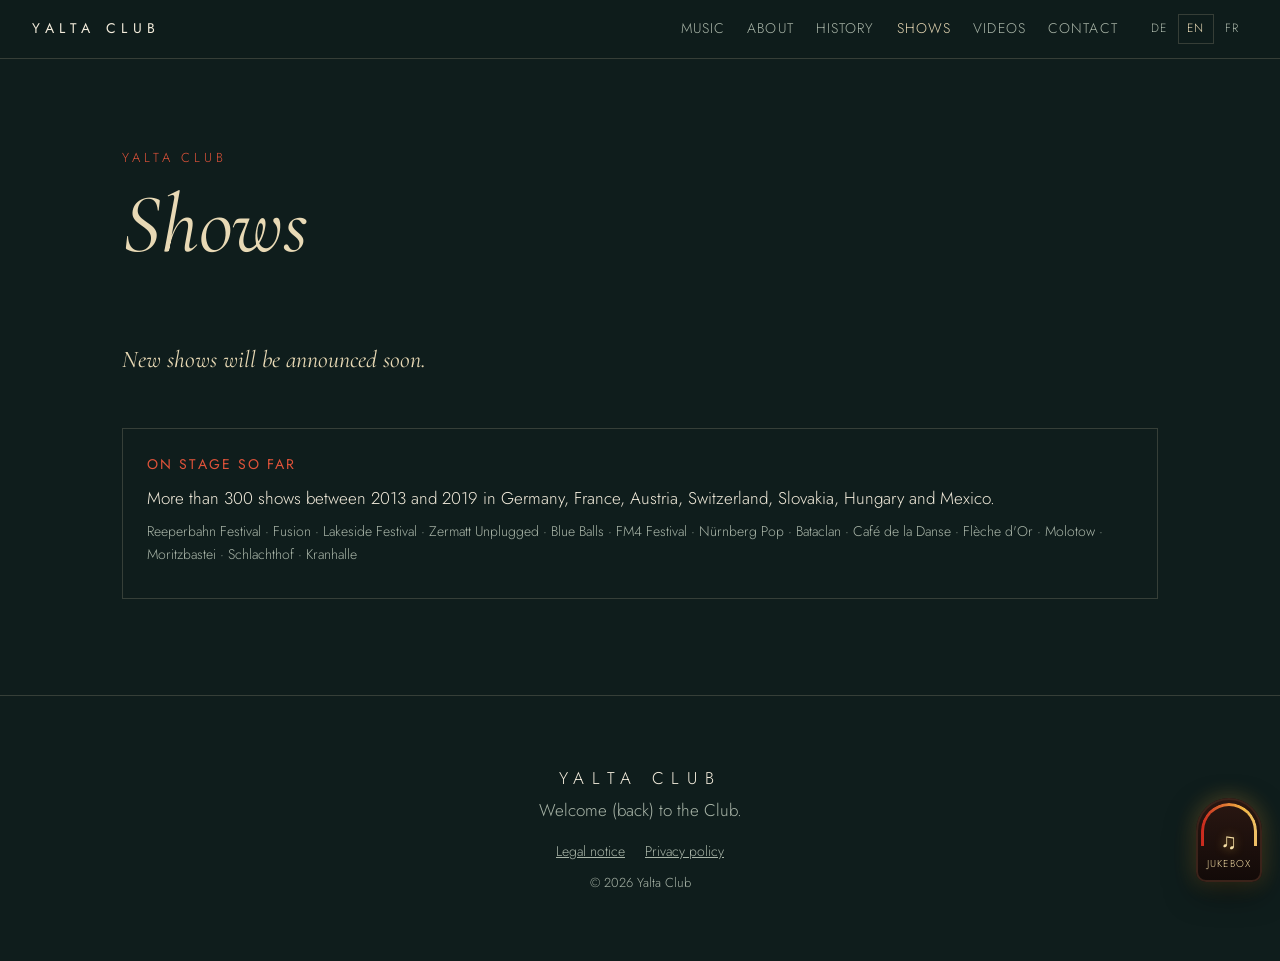
<file: termine.html>
<!doctype html>
<html lang="de">
<head>
  <meta charset="utf-8">
  <meta name="viewport" content="width=device-width, initial-scale=1">
  <title>Termine – Yalta Club</title>
  <meta name="description" content="Yalta Club – Indie-Pop zwischen Paris und Berlin. Das dritte Album „Le temps perdu“ erscheint am 14.12.2026.">
  <meta property="og:title" content="Yalta Club – Le temps perdu">
  <meta property="og:description" content="Le temps perdu – 14.12.2026">
  <meta property="og:image" content="assets/le-temps-perdu.jpg">
  <link rel="icon" href="assets/favicon.png">
  <link rel="stylesheet" href="fonts.css">
  <link rel="stylesheet" href="styles.css">
  <link rel="stylesheet" href="jukebox.css">
</head>
<body data-page="termine">

<div id="site-header"></div>

<main>
  <header class="page-head">
    <p class="eyebrow">Yalta Club</p>
    <h1 data-i18n="dates.title"></h1>
  </header>

  <section class="section">
    <ul class="dates" id="dates"></ul>
    <p class="dates-empty" id="dates-empty" hidden data-i18n="dates.empty"></p>
    <div class="past">
      <h3 data-i18n="dates.pastTitle"></h3>
      <p data-i18n="dates.past"></p>
      <p class="tags">Reeperbahn Festival · Fusion · Lakeside Festival · Zermatt Unplugged · Blue Balls · FM4 Festival · Nürnberg Pop · Bataclan · Café de la Danse · Flèche d'Or · Molotow · Moritzbastei · Schlachthof · Kranhalle</p>
    </div>
  </section>
</main>

<div id="site-footer"></div>

<script src="i18n.js"></script>
<script src="media.js"></script>
<script src="script.js"></script>
</body>
</html>
</file>
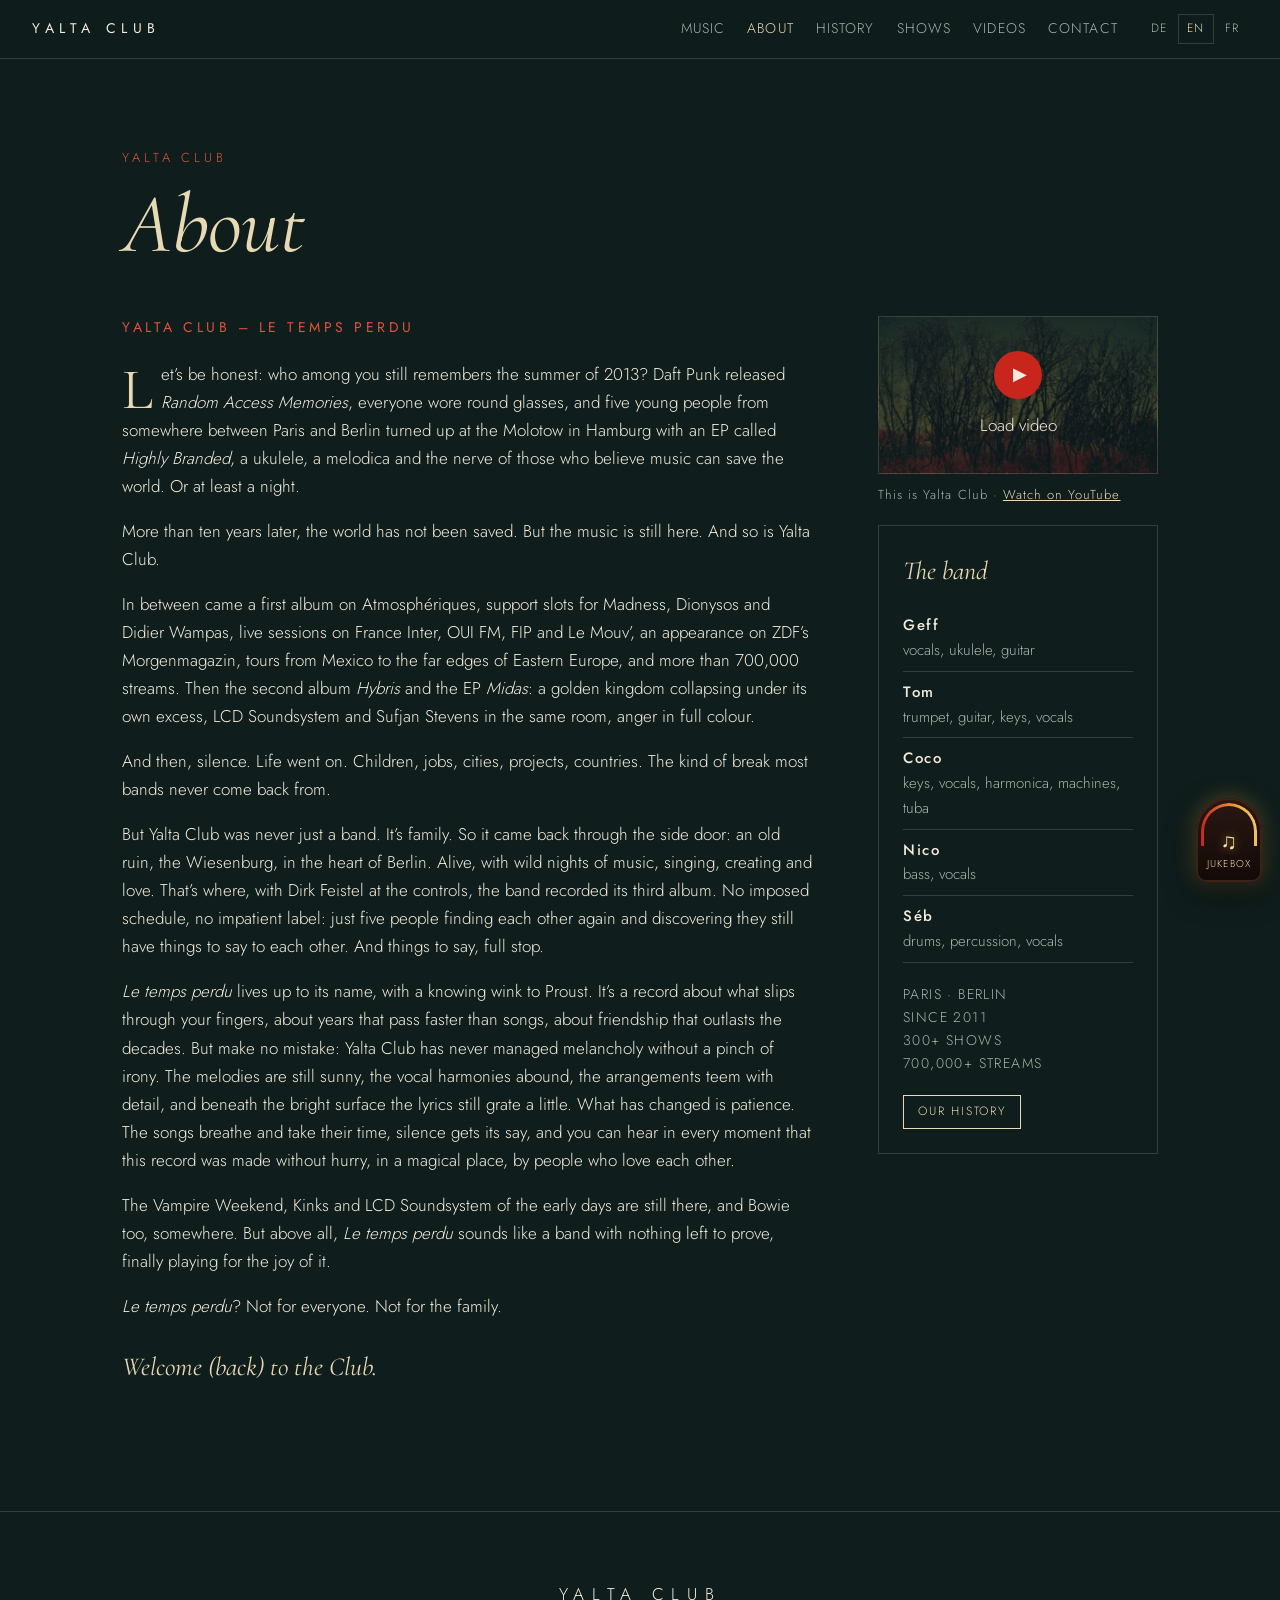
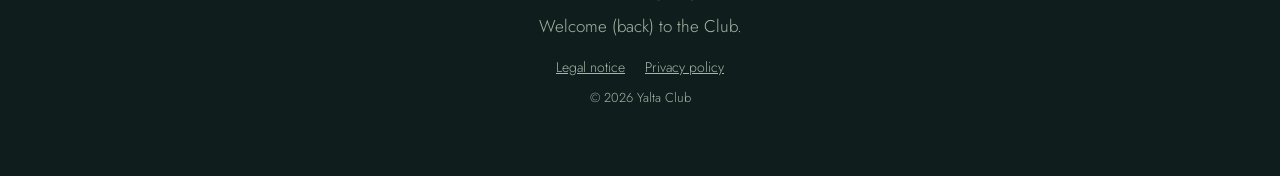
<file: ueber-uns.html>
<!doctype html>
<html lang="de">
<head>
  <meta charset="utf-8">
  <meta name="viewport" content="width=device-width, initial-scale=1">
  <title>Über uns – Yalta Club</title>
  <meta name="description" content="Yalta Club – Indie-Pop zwischen Paris und Berlin. Das dritte Album „Le temps perdu“ erscheint am 14.12.2026.">
  <meta property="og:title" content="Yalta Club – Le temps perdu">
  <meta property="og:description" content="Le temps perdu – 14.12.2026">
  <meta property="og:image" content="assets/le-temps-perdu.jpg">
  <link rel="icon" href="assets/favicon.png">
  <link rel="stylesheet" href="fonts.css">
  <link rel="stylesheet" href="styles.css">
  <link rel="stylesheet" href="jukebox.css">
</head>
<body data-page="ueber-uns">

<div id="site-header"></div>

<main>
  <header class="page-head">
    <p class="eyebrow">Yalta Club</p>
    <h1 data-i18n="about.title"></h1>
  </header>

  <section class="section">
    <div class="about-grid">
      <div class="bio" id="bio"></div>
      <aside class="about-side">
        <figure class="video video--small" data-yt="TW1B0Mh2kw8" data-title="This is Yalta Club">
          <button type="button" class="video-consent">
            <span class="play" aria-hidden="true">▶</span>
            <span data-i18n="videos.load"></span>
            <small data-i18n="videos.note"></small>
          </button>
          <figcaption>This is Yalta Club</figcaption>
        </figure>
      <div class="members">
        <h3 data-i18n="about.members"></h3>
        <ul>
          <li><strong>Geff</strong> <span data-i18n="m.geff"></span></li>
          <li><strong>Tom</strong> <span data-i18n="m.tom"></span></li>
          <li><strong>Coco</strong> <span data-i18n="m.coco"></span></li>
          <li><strong>Nico</strong> <span data-i18n="m.nico"></span></li>
          <li><strong>Séb</strong> <span data-i18n="m.seb"></span></li>
        </ul>
        <p class="facts" data-i18n="about.facts"></p>
        <a class="btn btn--small" href="geschichte.html" data-nav data-i18n="about.toHistory"></a>
      </div>
      </aside>
    </div>
  </section>
</main>

<div id="site-footer"></div>

<script src="i18n.js"></script>
<script src="media.js"></script>
<script src="script.js"></script>
</body>
</html>
</file>
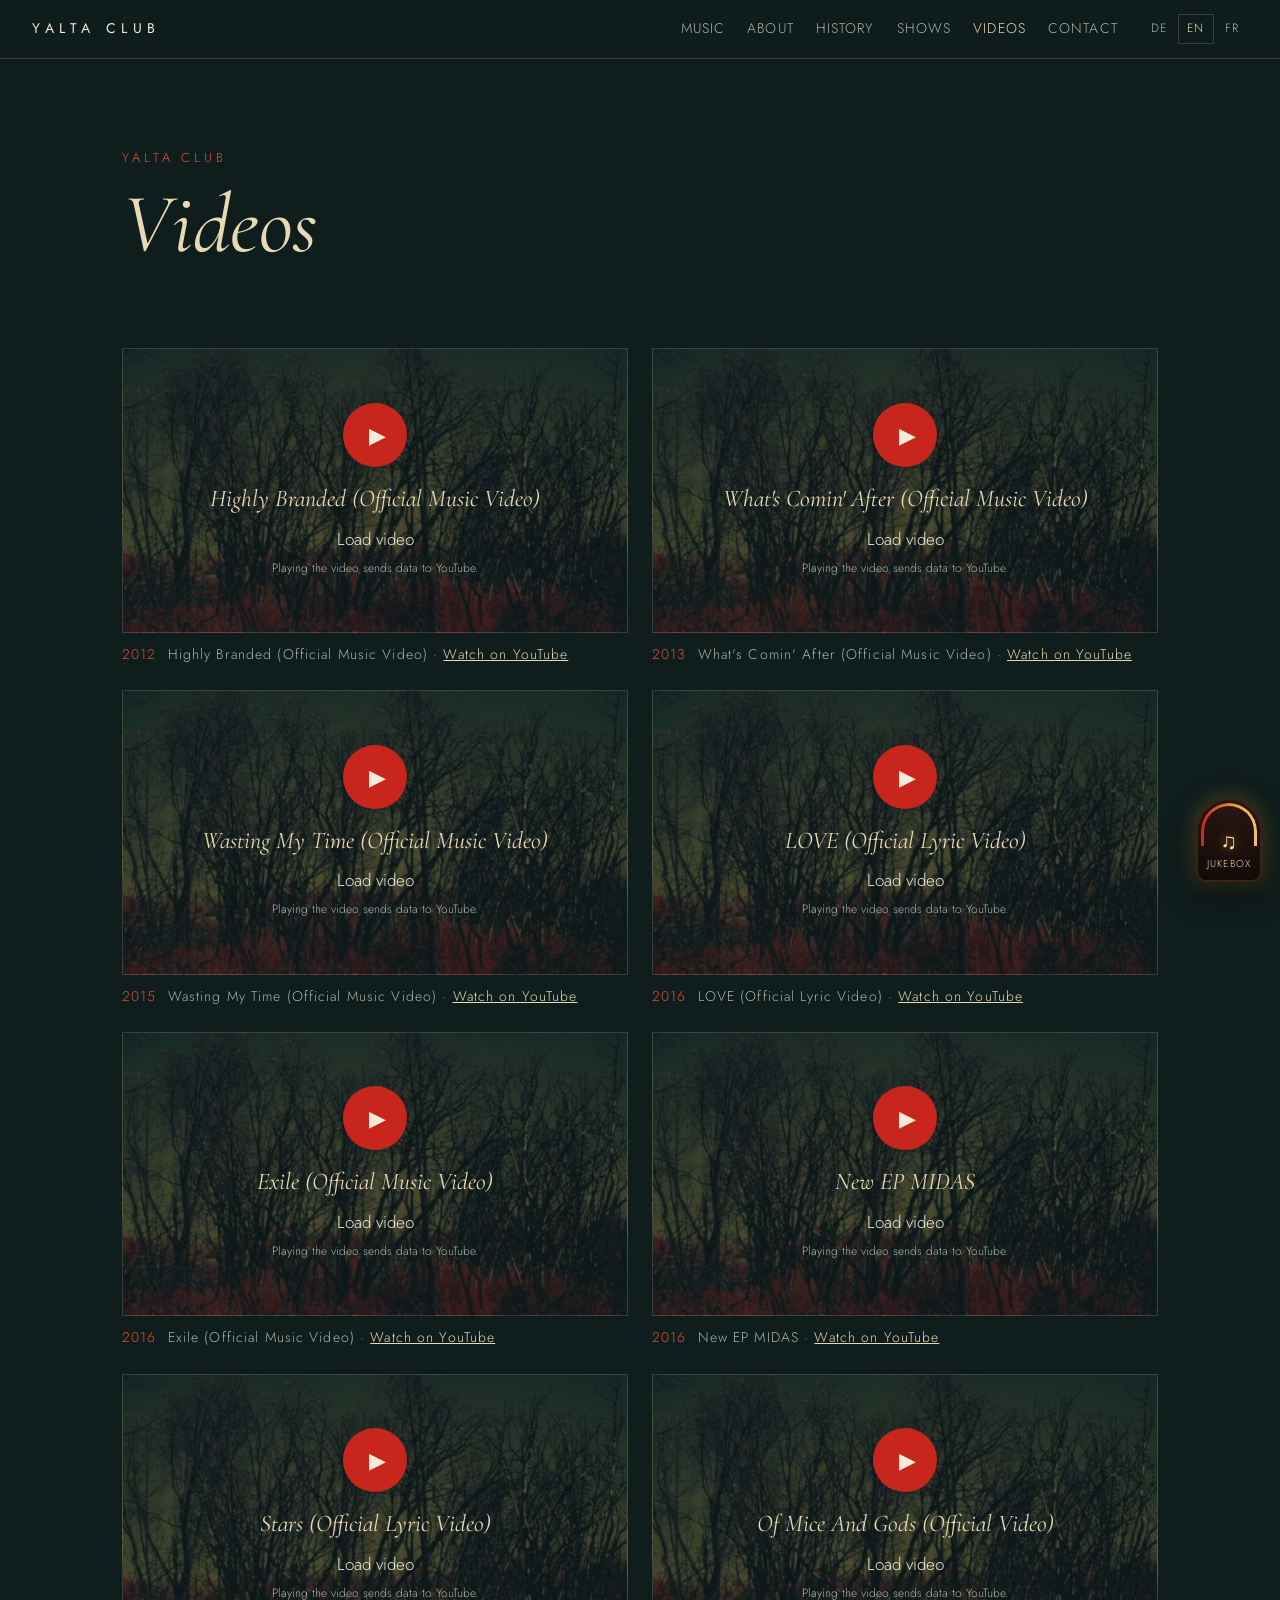
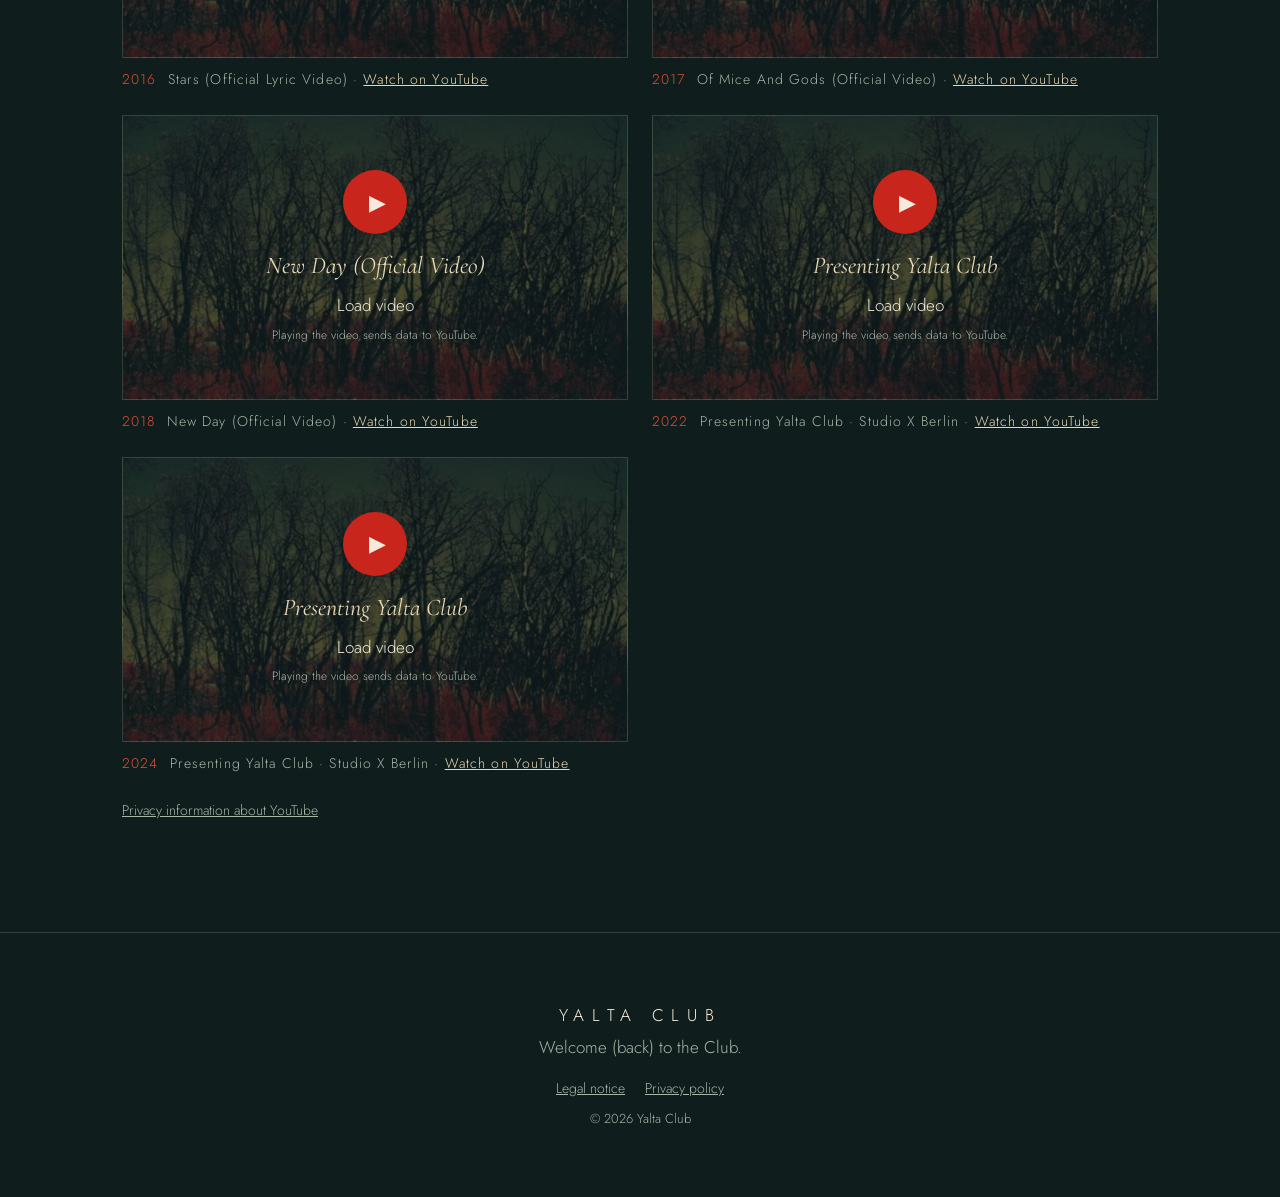
<file: videos.html>
<!doctype html>
<html lang="de">
<head>
  <meta charset="utf-8">
  <meta name="viewport" content="width=device-width, initial-scale=1">
  <title>Videos – Yalta Club</title>
  <meta name="description" content="Yalta Club – Indie-Pop zwischen Paris und Berlin. Das dritte Album „Le temps perdu“ erscheint am 14.12.2026.">
  <meta property="og:title" content="Yalta Club – Le temps perdu">
  <meta property="og:description" content="Le temps perdu – 14.12.2026">
  <meta property="og:image" content="assets/le-temps-perdu.jpg">
  <link rel="icon" href="assets/favicon.png">
  <link rel="stylesheet" href="fonts.css">
  <link rel="stylesheet" href="styles.css">
  <link rel="stylesheet" href="jukebox.css">
</head>
<body data-page="videos">

<div id="site-header"></div>

<main>
  <header class="page-head">
    <p class="eyebrow">Yalta Club</p>
    <h1 data-i18n="videos.title"></h1>
  </header>

  <section class="section">
    <div class="videos" id="video-list"></div>
    <p class="video-privacy"><a href="datenschutz.html" data-nav data-i18n="videos.privacy"></a></p>
  </section>
</main>

<div id="site-footer"></div>

<script src="i18n.js"></script>
<script src="media.js"></script>
<script src="script.js"></script>
</body>
</html>
</file>
<file: styles.css>
:root {
  /* Farben aus dem Albumcover */
  --night: #0f1d1c;
  --forest: #1d3330;
  --moss: #2d4a40;
  --ember: #c8261d;
  --ember-soft: #e0533a;
  --sand: #e8d9b5;
  --paper: #f3ecdc;
  --muted: #a9b5a8;
  --line: rgba(232, 217, 181, 0.18);
  --serif: "Cormorant Garamond", Georgia, serif;
  --sans: "Jost", "Helvetica Neue", Arial, sans-serif;
}

* { box-sizing: border-box; }
[hidden] { display: none !important; }

html { scroll-behavior: smooth; scroll-padding-top: 72px; }

body {
  margin: 0;
  background: var(--night);
  color: var(--paper);
  font-family: var(--sans);
  font-weight: 300;
  font-size: 17px;
  line-height: 1.65;
  -webkit-font-smoothing: antialiased;
}

img { max-width: 100%; display: block; }
a { color: var(--sand); }

/* Header */
.site-header {
  position: sticky;
  top: 0;
  z-index: 10;
  display: flex;
  align-items: center;
  gap: 24px;
  padding: 14px 32px;
  background: rgba(15, 29, 28, 0.88);
  backdrop-filter: blur(8px);
  border-bottom: 1px solid var(--line);
}
.logo {
  font-family: var(--sans);
  font-weight: 400;
  letter-spacing: 0.4em;
  text-transform: uppercase;
  text-decoration: none;
  color: var(--paper);
  font-size: 14px;
  white-space: nowrap;
}
.nav { display: flex; gap: 22px; margin-left: auto; }
.nav a {
  color: var(--muted);
  text-decoration: none;
  font-size: 14px;
  letter-spacing: 0.08em;
  text-transform: uppercase;
}
.nav a:hover { color: var(--sand); }
.lang { display: flex; gap: 2px; }
.lang button {
  font: inherit;
  font-size: 12px;
  letter-spacing: 0.1em;
  background: none;
  color: var(--muted);
  border: 1px solid transparent;
  padding: 4px 8px;
  cursor: pointer;
}
.lang button[aria-pressed="true"] { color: var(--sand); border-color: var(--line); }

/* Hero */
.hero {
  position: relative;
  min-height: calc(100vh - 56px);
  display: flex;
  align-items: center;
  overflow: hidden;
  padding: 64px 32px;
}
.hero-bg {
  position: absolute;
  inset: 0;
  background:
    linear-gradient(180deg, rgba(15,29,28,0.55) 0%, rgba(15,29,28,0.85) 70%, var(--night) 100%),
    url("assets/le-temps-perdu.jpg") center 70% / cover no-repeat;
  filter: blur(18px) saturate(1.1);
  transform: scale(1.12);
}
.hero-inner {
  position: relative;
  display: flex;
  align-items: center;
  gap: 64px;
  max-width: 1100px;
  margin: 0 auto;
  width: 100%;
}
.hero-cover {
  width: 380px;
  aspect-ratio: 1;
  box-shadow: 0 30px 80px rgba(0, 0, 0, 0.55);
}
.eyebrow {
  text-transform: uppercase;
  letter-spacing: 0.3em;
  font-size: 13px;
  color: var(--ember-soft);
  margin: 0 0 12px;
}
h1 { margin: 0; font-weight: 400; }
h1 .band {
  display: block;
  font-family: var(--sans);
  font-weight: 300;
  letter-spacing: 0.45em;
  text-transform: uppercase;
  font-size: clamp(22px, 3vw, 32px);
}
h1 .album {
  display: block;
  font-family: var(--serif);
  font-style: italic;
  color: var(--sand);
  font-size: clamp(52px, 8vw, 96px);
  line-height: 1;
  margin-top: 8px;
}
.release { font-size: 18px; color: var(--muted); margin: 18px 0 28px; }

.countdown { display: flex; gap: 14px; flex-wrap: wrap; }
.countdown div {
  min-width: 92px;
  padding: 14px 12px 10px;
  text-align: center;
  border: 1px solid var(--line);
  background: rgba(15, 29, 28, 0.5);
}
.countdown span {
  display: block;
  font-family: var(--serif);
  font-size: 46px;
  line-height: 1;
  color: var(--paper);
  font-variant-numeric: tabular-nums;
}
.countdown small {
  display: block;
  margin-top: 6px;
  font-size: 11px;
  letter-spacing: 0.2em;
  text-transform: uppercase;
  color: var(--muted);
}
.released { font-family: var(--serif); font-style: italic; font-size: 28px; color: var(--sand); }

/* Sections */
.section {
  max-width: 1100px;
  margin: 0 auto;
  padding: 96px 32px;
  border-top: 1px solid var(--line);
}
.section h2 {
  font-family: var(--serif);
  font-style: italic;
  font-weight: 400;
  font-size: clamp(40px, 5vw, 60px);
  color: var(--sand);
  margin: 0 0 12px;
}
.lead { color: var(--muted); font-size: 19px; margin: 0 0 40px; }

/* Musik */
.records { display: grid; gap: 18px; }
.record {
  display: grid;
  grid-template-columns: 120px 1fr;
  gap: 24px;
  align-items: center;
  padding: 18px;
  border: 1px solid var(--line);
}
.record h3 { font-family: var(--serif); font-weight: 500; font-size: 28px; margin: 0 0 4px; }
.record p { margin: 0; }
.record-meta { font-size: 13px; letter-spacing: 0.12em; text-transform: uppercase; color: var(--ember-soft); }
.record-date { margin-top: 8px !important; color: var(--sand); }
.record--new { grid-template-columns: 200px 1fr; background: linear-gradient(90deg, rgba(200,38,29,0.16), transparent 70%); }
.record-ph {
  aspect-ratio: 1;
  display: grid;
  place-items: center;
  font-family: var(--serif);
  font-style: italic;
  font-size: 40px;
  color: var(--sand);
  background: linear-gradient(160deg, var(--moss), var(--forest));
}
.stream-links { display: flex; flex-wrap: wrap; gap: 10px; margin-top: 32px; }
.btn {
  display: inline-block;
  padding: 10px 20px;
  border: 1px solid var(--sand);
  color: var(--sand);
  text-decoration: none;
  font-size: 13px;
  letter-spacing: 0.15em;
  text-transform: uppercase;
  transition: background 0.2s, color 0.2s;
}
.btn:hover { background: var(--sand); color: var(--night); }
.btn--small { padding: 6px 14px; font-size: 12px; }

/* Über uns */
.about-grid { display: grid; grid-template-columns: 1fr 280px; gap: 64px; align-items: start; }
.bio h3 {
  font-family: var(--sans);
  font-weight: 400;
  letter-spacing: 0.25em;
  text-transform: uppercase;
  font-size: 14px;
  color: var(--ember-soft);
  margin: 0 0 20px;
}
.bio p:first-of-type::first-letter {
  font-family: var(--serif);
  font-size: 3.4em;
  float: left;
  line-height: 0.85;
  padding: 6px 8px 0 0;
  color: var(--sand);
}
.bio-end { font-family: var(--serif); font-style: italic; font-size: 26px; color: var(--sand); }
.members { position: sticky; top: 96px; padding: 24px; border: 1px solid var(--line); }
.members h3 { font-family: var(--serif); font-style: italic; font-weight: 400; font-size: 26px; margin: 0 0 12px; color: var(--sand); }
.members ul { list-style: none; padding: 0; margin: 0 0 20px; }
.members li { padding: 8px 0; border-bottom: 1px solid var(--line); font-size: 15px; }
.members li strong { display: block; font-weight: 500; letter-spacing: 0.1em; }
.members li span { color: var(--muted); }
.facts { font-size: 14px; letter-spacing: 0.1em; text-transform: uppercase; color: var(--muted); margin: 0; }

/* Geschichte */
.timeline { list-style: none; margin: 40px 0 0; padding: 0; position: relative; }
.timeline::before {
  content: "";
  position: absolute;
  left: 130px;
  top: 8px;
  bottom: 8px;
  width: 1px;
  background: linear-gradient(var(--line), var(--ember), var(--line));
}
.timeline li { display: grid; grid-template-columns: 130px 1fr; gap: 36px; padding: 0 0 36px; position: relative; }
.timeline li::before {
  content: "";
  position: absolute;
  left: 126px;
  top: 10px;
  width: 9px;
  height: 9px;
  border-radius: 50%;
  background: var(--ember);
}
.timeline li:last-child::before { background: var(--sand); box-shadow: 0 0 0 5px rgba(232,217,181,0.18); }
.tl-year { font-family: var(--serif); font-size: 24px; color: var(--sand); text-align: right; padding-right: 8px; line-height: 1.3; }
.timeline h3 { margin: 0 0 4px; font-weight: 400; font-size: 19px; }
.timeline p { margin: 0; color: var(--muted); }

/* Termine */
.dates { list-style: none; padding: 0; margin: 24px 0 0; }
.dates li {
  display: grid;
  grid-template-columns: 160px 1fr 1fr auto;
  gap: 16px;
  align-items: center;
  padding: 16px 0;
  border-bottom: 1px solid var(--line);
}
.date { font-family: var(--serif); font-size: 22px; color: var(--sand); }
.city { text-transform: uppercase; letter-spacing: 0.12em; }
.venue { color: var(--muted); }
.dates-empty { font-family: var(--serif); font-style: italic; font-size: 24px; color: var(--sand); margin: 24px 0 0; }
.past { margin-top: 48px; padding: 24px; border: 1px solid var(--line); }
.past h3 { margin: 0 0 8px; font-weight: 400; letter-spacing: 0.15em; text-transform: uppercase; font-size: 14px; color: var(--ember-soft); }
.past p { margin: 0 0 8px; }
.tags { color: var(--muted); font-size: 14px; }

/* Videos */
.videos { display: grid; grid-template-columns: repeat(2, 1fr); gap: 24px; margin-top: 32px; }
.video { margin: 0; }
.video iframe, .video-consent { width: 100%; aspect-ratio: 16 / 9; border: 0; display: block; }
.video-consent {
  font: inherit;
  color: var(--paper);
  cursor: pointer;
  display: flex;
  flex-direction: column;
  align-items: center;
  justify-content: center;
  gap: 6px;
  background:
    linear-gradient(rgba(15,29,28,0.65), rgba(15,29,28,0.8)),
    url("assets/le-temps-perdu-600.jpg") center / cover;
  border: 1px solid var(--line);
}
.video-consent .play {
  width: 64px;
  height: 64px;
  border-radius: 50%;
  display: grid;
  place-items: center;
  background: var(--ember);
  font-size: 22px;
  padding-left: 4px;
  margin-bottom: 6px;
  transition: transform 0.2s;
}
.video-consent:hover .play { transform: scale(1.08); }
.video-consent small { color: var(--muted); font-size: 12px; }
.video figcaption { margin-top: 10px; font-size: 14px; letter-spacing: 0.08em; color: var(--muted); }

/* Footer */
.site-footer { text-align: center; padding: 64px 32px; border-top: 1px solid var(--line); color: var(--muted); }
.footer-band { letter-spacing: 0.45em; text-transform: uppercase; color: var(--paper); margin: 0 0 6px; }
.site-footer p { margin: 4px 0; }
.small { font-size: 13px; }

/* Unterseiten */
.page-head {
  max-width: 1100px;
  margin: 0 auto;
  padding: 88px 32px 8px;
}
.page-head h1 {
  font-family: var(--serif);
  font-style: italic;
  font-weight: 400;
  font-size: clamp(48px, 7vw, 84px);
  line-height: 1.05;
  color: var(--sand);
}
.page-head .lead { margin: 16px 0 0; }
.page-head + .section { border-top: 0; padding-top: 40px; }
.nav a[aria-current="page"] { color: var(--sand); }
h2.sub {
  font-family: var(--serif);
  font-style: italic;
  font-weight: 400;
  font-size: 34px;
  color: var(--sand);
  margin: 56px 0 0;
}
.video-privacy { margin-top: 24px; font-size: 14px; }
.video-privacy a { color: var(--muted); }

/* Startseite */
.intro { text-align: center; max-width: 820px; }
.intro-quote {
  font-family: var(--serif);
  font-style: italic;
  font-size: clamp(28px, 3.6vw, 40px);
  line-height: 1.25;
  color: var(--sand);
  margin: 0 0 24px;
}
.intro-text { color: var(--muted); font-size: 19px; margin: 0 0 32px; }
.teasers {
  display: grid;
  grid-template-columns: repeat(4, 1fr);
  gap: 16px;
}
.teaser {
  display: flex;
  flex-direction: column;
  gap: 10px;
  padding: 28px 22px;
  min-height: 170px;
  border: 1px solid var(--line);
  text-decoration: none;
  color: var(--paper);
  transition: border-color 0.2s, background 0.2s;
}
.teaser:hover { border-color: var(--ember); background: rgba(200, 38, 29, 0.08); }
.teaser-label {
  font-family: var(--serif);
  font-style: italic;
  font-size: 30px;
  color: var(--sand);
}
.teaser-label::after { content: " →"; font-style: normal; font-size: 22px; color: var(--ember-soft); }
.teaser-text { color: var(--muted); font-size: 15px; }
.members .btn { margin-top: 20px; }

.home-video { max-width: 900px; }
.yt-link { color: var(--sand); }
.video-title { font-family: var(--serif); font-style: italic; font-size: 24px; color: var(--sand); padding: 0 16px; text-align: center; }
.video-year { color: var(--ember-soft); margin-right: 6px; }

/* Rechtliches */
.footer-links { margin: 16px 0 8px !important; display: flex; gap: 20px; justify-content: center; }
.footer-links a { color: var(--muted); font-size: 14px; }
.legal > * { max-width: 760px; }
.legal h2 {
  font-family: var(--sans);
  font-style: normal;
  font-weight: 400;
  font-size: 18px;
  letter-spacing: 0.04em;
  color: var(--sand);
  margin: 36px 0 8px;
}
.legal p { margin: 0 0 12px; }
.legal-note { font-style: italic; color: var(--muted); }
.todo { background: rgba(200, 38, 29, 0.25); color: var(--paper); padding: 0 4px; }

/* Releases mit Hörproben */
.record img { width: 100%; aspect-ratio: 1; object-fit: cover; background: var(--forest); }
.record { grid-template-columns: 160px 1fr; align-items: start; scroll-margin-top: 90px; }
.record--new { grid-template-columns: 200px 1fr; }
.record-actions { display: flex; flex-wrap: wrap; gap: 10px; margin-top: 14px; align-items: center; }
.record-actions .btn { font: inherit; font-size: 12px; letter-spacing: 0.15em; text-transform: uppercase; background: none; cursor: pointer; padding: 8px 16px; }
.embed-consent--inline { border-color: var(--ember) !important; color: var(--paper) !important; background: var(--ember) !important; }
.embed-consent--inline:hover { background: var(--ember-soft) !important; }
.btn--spotify { border-color: #1db954; color: #1db954; }
.btn--spotify:hover { background: #1db954; color: var(--night); }
.record-note { font-size: 12px; color: var(--muted); margin-top: 8px !important; }
iframe.embed { width: 100%; border: 0; border-radius: 12px; margin-top: 14px; display: block; }
.jukebox { margin-top: 8px; }
.embed-consent--jukebox {
  width: 100%;
  min-height: 300px;
  font: inherit;
  color: var(--paper);
  cursor: pointer;
  display: flex;
  flex-direction: column;
  align-items: center;
  justify-content: center;
  gap: 6px;
  border: 1px solid var(--line);
  background:
    linear-gradient(rgba(15,29,28,0.7), rgba(15,29,28,0.85)),
    url("assets/le-temps-perdu-600.jpg") center / cover;
}
.embed-consent--jukebox .play {
  width: 64px; height: 64px; border-radius: 50%;
  display: grid; place-items: center;
  background: var(--ember); font-size: 22px; padding-left: 4px; margin-bottom: 6px;
}
.embed-consent--jukebox small { color: var(--muted); font-size: 12px; }

/* Link aus der Geschichte zur Musik */
.tl-link { display: inline-block; margin-top: 10px; font-size: 13px; letter-spacing: 0.15em; text-transform: uppercase; color: var(--ember-soft); text-decoration: none; }
.tl-link:hover { color: var(--sand); }

/* Über uns: Video oben rechts */
.about-side { display: flex; flex-direction: column; gap: 20px; position: sticky; top: 96px; }
.about-side .members { position: static; }
.video--small .video-consent .play { width: 48px; height: 48px; font-size: 18px; }
.video--small .video-consent small { display: none; }
.video--small figcaption { font-size: 13px; }

/* Spotify-Hörprobe */
.record-body iframe { display: block; width: 100%; border: 0; border-radius: 12px; margin-top: 14px; }

/* Kontakt */
.contact-grid { display: grid; grid-template-columns: repeat(3, 1fr); gap: 18px; }
.contact-card { padding: 24px; border: 1px solid var(--line); }
.contact-card h2 { font-family: var(--serif); font-style: italic; font-weight: 400; font-size: 30px; color: var(--sand); margin: 0 0 10px; }
.contact-card p { margin: 0 0 14px; }
.contact-mail { font-size: 19px; }
.contact-links { list-style: none; padding: 0; margin: 0; }
.contact-links li { padding: 6px 0; border-bottom: 1px solid var(--line); }

/* Mobil */
@media (max-width: 860px) {
  .site-header { flex-wrap: wrap; padding: 12px 16px; gap: 8px 16px; }
  .nav { order: 3; width: 100%; margin: 0; gap: 6px 18px; flex-wrap: wrap; }
  .nav a { white-space: nowrap; }
  .lang { margin-left: auto; }
  .hero { padding: 40px 16px 64px; min-height: auto; }
  .hero-inner { flex-direction: column; gap: 32px; text-align: center; }
  .hero-cover { width: min(70vw, 340px); }
  .countdown { justify-content: center; gap: 8px; }
  .countdown div { min-width: 70px; padding: 10px 6px 8px; }
  .countdown span { font-size: 34px; }
  .section { padding: 64px 16px; }
  .about-grid { grid-template-columns: 1fr; gap: 32px; }
  .members { position: static; }
  .about-side { position: static; }
  .contact-grid { grid-template-columns: 1fr; }
  .record, .record--new { grid-template-columns: 96px 1fr; gap: 14px; padding: 14px; }
  .record h3 { font-size: 22px; }
  .timeline::before { left: 6px; }
  .timeline li { grid-template-columns: 1fr; gap: 4px; padding-left: 32px; }
  .timeline li::before { left: 2px; }
  .tl-year { text-align: left; font-size: 20px; }
  .dates li { grid-template-columns: 1fr; gap: 4px; }
  .videos { grid-template-columns: 1fr; }
  .page-head { padding: 56px 16px 0; }
  .teasers { grid-template-columns: 1fr 1fr; gap: 10px; }
  .teaser { min-height: 0; padding: 20px 16px; }
  .teaser-label { font-size: 24px; }
}
</file>
<file: fonts.css>
/* Schriften lokal eingebunden (Cormorant Garamond, Jost – SIL Open Font License) */
/* latin-ext */
@font-face {
  font-family: 'Cormorant Garamond';
  font-style: italic;
  font-weight: 400;
  font-display: swap;
  src: url(assets/fonts/cormorant-garamond-italic-latin-ext.woff2) format('woff2');
  unicode-range: U+0100-02BA, U+02BD-02C5, U+02C7-02CC, U+02CE-02D7, U+02DD-02FF, U+0304, U+0308, U+0329, U+1D00-1DBF, U+1E00-1E9F, U+1EF2-1EFF, U+2020, U+20A0-20AB, U+20AD-20C4, U+2113, U+2C60-2C7F, U+A720-A7FF;
}
/* latin */
@font-face {
  font-family: 'Cormorant Garamond';
  font-style: italic;
  font-weight: 400;
  font-display: swap;
  src: url(assets/fonts/cormorant-garamond-italic-latin.woff2) format('woff2');
  unicode-range: U+0000-00FF, U+0131, U+0152-0153, U+02BB-02BC, U+02C6, U+02DA, U+02DC, U+0304, U+0308, U+0329, U+2000-206F, U+20AC, U+2122, U+2191, U+2193, U+2212, U+2215, U+FEFF, U+FFFD;
}
/* latin-ext */
@font-face {
  font-family: 'Cormorant Garamond';
  font-style: italic;
  font-weight: 500;
  font-display: swap;
  src: url(assets/fonts/cormorant-garamond-italic-latin-ext.woff2) format('woff2');
  unicode-range: U+0100-02BA, U+02BD-02C5, U+02C7-02CC, U+02CE-02D7, U+02DD-02FF, U+0304, U+0308, U+0329, U+1D00-1DBF, U+1E00-1E9F, U+1EF2-1EFF, U+2020, U+20A0-20AB, U+20AD-20C4, U+2113, U+2C60-2C7F, U+A720-A7FF;
}
/* latin */
@font-face {
  font-family: 'Cormorant Garamond';
  font-style: italic;
  font-weight: 500;
  font-display: swap;
  src: url(assets/fonts/cormorant-garamond-italic-latin.woff2) format('woff2');
  unicode-range: U+0000-00FF, U+0131, U+0152-0153, U+02BB-02BC, U+02C6, U+02DA, U+02DC, U+0304, U+0308, U+0329, U+2000-206F, U+20AC, U+2122, U+2191, U+2193, U+2212, U+2215, U+FEFF, U+FFFD;
}
/* latin-ext */
@font-face {
  font-family: 'Cormorant Garamond';
  font-style: normal;
  font-weight: 400;
  font-display: swap;
  src: url(assets/fonts/cormorant-garamond-normal-latin-ext.woff2) format('woff2');
  unicode-range: U+0100-02BA, U+02BD-02C5, U+02C7-02CC, U+02CE-02D7, U+02DD-02FF, U+0304, U+0308, U+0329, U+1D00-1DBF, U+1E00-1E9F, U+1EF2-1EFF, U+2020, U+20A0-20AB, U+20AD-20C4, U+2113, U+2C60-2C7F, U+A720-A7FF;
}
/* latin */
@font-face {
  font-family: 'Cormorant Garamond';
  font-style: normal;
  font-weight: 400;
  font-display: swap;
  src: url(assets/fonts/cormorant-garamond-normal-latin.woff2) format('woff2');
  unicode-range: U+0000-00FF, U+0131, U+0152-0153, U+02BB-02BC, U+02C6, U+02DA, U+02DC, U+0304, U+0308, U+0329, U+2000-206F, U+20AC, U+2122, U+2191, U+2193, U+2212, U+2215, U+FEFF, U+FFFD;
}
/* latin-ext */
@font-face {
  font-family: 'Cormorant Garamond';
  font-style: normal;
  font-weight: 500;
  font-display: swap;
  src: url(assets/fonts/cormorant-garamond-normal-latin-ext.woff2) format('woff2');
  unicode-range: U+0100-02BA, U+02BD-02C5, U+02C7-02CC, U+02CE-02D7, U+02DD-02FF, U+0304, U+0308, U+0329, U+1D00-1DBF, U+1E00-1E9F, U+1EF2-1EFF, U+2020, U+20A0-20AB, U+20AD-20C4, U+2113, U+2C60-2C7F, U+A720-A7FF;
}
/* latin */
@font-face {
  font-family: 'Cormorant Garamond';
  font-style: normal;
  font-weight: 500;
  font-display: swap;
  src: url(assets/fonts/cormorant-garamond-normal-latin.woff2) format('woff2');
  unicode-range: U+0000-00FF, U+0131, U+0152-0153, U+02BB-02BC, U+02C6, U+02DA, U+02DC, U+0304, U+0308, U+0329, U+2000-206F, U+20AC, U+2122, U+2191, U+2193, U+2212, U+2215, U+FEFF, U+FFFD;
}
/* latin-ext */
@font-face {
  font-family: 'Jost';
  font-style: normal;
  font-weight: 300;
  font-display: swap;
  src: url(assets/fonts/jost-normal-latin-ext.woff2) format('woff2');
  unicode-range: U+0100-02BA, U+02BD-02C5, U+02C7-02CC, U+02CE-02D7, U+02DD-02FF, U+0304, U+0308, U+0329, U+1D00-1DBF, U+1E00-1E9F, U+1EF2-1EFF, U+2020, U+20A0-20AB, U+20AD-20C4, U+2113, U+2C60-2C7F, U+A720-A7FF;
}
/* latin */
@font-face {
  font-family: 'Jost';
  font-style: normal;
  font-weight: 300;
  font-display: swap;
  src: url(assets/fonts/jost-normal-latin.woff2) format('woff2');
  unicode-range: U+0000-00FF, U+0131, U+0152-0153, U+02BB-02BC, U+02C6, U+02DA, U+02DC, U+0304, U+0308, U+0329, U+2000-206F, U+20AC, U+2122, U+2191, U+2193, U+2212, U+2215, U+FEFF, U+FFFD;
}
/* latin-ext */
@font-face {
  font-family: 'Jost';
  font-style: normal;
  font-weight: 400;
  font-display: swap;
  src: url(assets/fonts/jost-normal-latin-ext.woff2) format('woff2');
  unicode-range: U+0100-02BA, U+02BD-02C5, U+02C7-02CC, U+02CE-02D7, U+02DD-02FF, U+0304, U+0308, U+0329, U+1D00-1DBF, U+1E00-1E9F, U+1EF2-1EFF, U+2020, U+20A0-20AB, U+20AD-20C4, U+2113, U+2C60-2C7F, U+A720-A7FF;
}
/* latin */
@font-face {
  font-family: 'Jost';
  font-style: normal;
  font-weight: 400;
  font-display: swap;
  src: url(assets/fonts/jost-normal-latin.woff2) format('woff2');
  unicode-range: U+0000-00FF, U+0131, U+0152-0153, U+02BB-02BC, U+02C6, U+02DA, U+02DC, U+0304, U+0308, U+0329, U+2000-206F, U+20AC, U+2122, U+2191, U+2193, U+2212, U+2215, U+FEFF, U+FFFD;
}
/* latin-ext */
@font-face {
  font-family: 'Jost';
  font-style: normal;
  font-weight: 500;
  font-display: swap;
  src: url(assets/fonts/jost-normal-latin-ext.woff2) format('woff2');
  unicode-range: U+0100-02BA, U+02BD-02C5, U+02C7-02CC, U+02CE-02D7, U+02DD-02FF, U+0304, U+0308, U+0329, U+1D00-1DBF, U+1E00-1E9F, U+1EF2-1EFF, U+2020, U+20A0-20AB, U+20AD-20C4, U+2113, U+2C60-2C7F, U+A720-A7FF;
}
/* latin */
@font-face {
  font-family: 'Jost';
  font-style: normal;
  font-weight: 500;
  font-display: swap;
  src: url(assets/fonts/jost-normal-latin.woff2) format('woff2');
  unicode-range: U+0000-00FF, U+0131, U+0152-0153, U+02BB-02BC, U+02C6, U+02DA, U+02DC, U+0304, U+0308, U+0329, U+2000-206F, U+20AC, U+2122, U+2191, U+2193, U+2212, U+2215, U+FEFF, U+FFFD;
}
</file>
<file: jukebox.css>
/* Jukebox – Retro-Musikbox in den Farben des Albumcovers */
.jb-page { min-height: 100vh; display: flex; align-items: flex-start; justify-content: center; }
.jb-wrap { width: 100%; max-width: 440px; padding: 20px 14px 12px; margin: 0 auto; }

.jb-machine {
  position: relative;
  padding: 0 18px 18px;
  border-radius: 210px 210px 22px 22px;
  background:
    radial-gradient(120% 60% at 50% 0%, rgba(232, 217, 181, 0.10), transparent 60%),
    linear-gradient(180deg, #2a1712 0%, #1a0f0c 55%, #120a08 100%);
  box-shadow:
    inset 0 0 0 3px #3b231a,
    inset 0 0 0 7px #120a08,
    0 30px 80px rgba(0, 0, 0, 0.6),
    0 0 60px rgba(200, 38, 29, 0.18);
}

/* Leuchtröhren im Bogen */
.jb-arch { position: relative; text-align: center; padding: 70px 20px 34px; margin: 0 -8px 14px; }
.jb-tubes {
  position: absolute;
  inset: 10px 10px 0 10px;
  border-radius: 200px 200px 0 0;
  padding: 7px;
  background: linear-gradient(90deg, var(--ember), #f2b544, var(--sand), #f2b544, var(--ember));
  background-size: 300% 100%;
  -webkit-mask: linear-gradient(#000 0 0) content-box, linear-gradient(#000 0 0);
  -webkit-mask-composite: xor;
  mask: linear-gradient(#000 0 0) content-box exclude, linear-gradient(#000 0 0);
  filter: drop-shadow(0 0 8px rgba(242, 181, 68, 0.7));
  animation: jb-glow 6s linear infinite;
  opacity: 0.85;
}
.jb-on .jb-tubes { animation-duration: 2.5s; opacity: 1; }
@keyframes jb-glow { to { background-position: 300% 0; } }

.jb-brand {
  margin: 0;
  font-size: 13px;
  letter-spacing: 0.5em;
  text-transform: uppercase;
  color: var(--paper);
}
.jb-name {
  margin: 0;
  font-family: var(--serif);
  font-style: italic;
  font-size: 54px;
  line-height: 1.05;
  color: #f6dfa6;
  text-shadow: 0 0 18px rgba(242, 181, 68, 0.55), 0 0 2px #fff3cf;
}

/* Fenster mit Schallplatte */
.jb-window {
  display: flex;
  align-items: center;
  gap: 16px;
  padding: 14px;
  border-radius: 14px;
  background: linear-gradient(180deg, #0c1615, #12201e);
  box-shadow: inset 0 2px 12px rgba(0, 0, 0, 0.8), 0 0 0 2px #3b231a;
}
.jb-record {
  flex: none;
  width: 104px;
  height: 104px;
  border-radius: 50%;
  display: grid;
  place-items: center;
  background:
    radial-gradient(circle, transparent 0 30%, rgba(255,255,255,0.06) 31%, transparent 32%),
    repeating-radial-gradient(circle, #111 0 2px, #1c1c1c 2px 3px);
  box-shadow: 0 6px 18px rgba(0, 0, 0, 0.7);
}
.jb-record img { width: 44%; height: 44%; border-radius: 50%; object-fit: cover; }
.jb-record.is-spinning { animation: jb-spin 3s linear infinite; }
@keyframes jb-spin { to { transform: rotate(360deg); } }
.jb-now { min-width: 0; }
.jb-now-label { margin: 0; font-size: 11px; letter-spacing: 0.25em; text-transform: uppercase; color: var(--ember-soft); }
.jb-now-title { margin: 4px 0 0; font-family: var(--serif); font-size: 21px; line-height: 1.2; color: var(--paper); }

/* Titelkarten */
.jb-cards {
  list-style: none;
  margin: 16px 0 0;
  padding: 10px;
  display: grid;
  grid-template-columns: 1fr 1fr;
  gap: 6px;
  border-radius: 10px;
  background: #e8d9b5;
  box-shadow: inset 0 0 0 2px #b79c63, 0 0 0 3px #3b231a;
}
.jb-card {
  width: 100%;
  display: grid;
  grid-template-columns: auto 1fr;
  grid-template-rows: auto auto;
  column-gap: 8px;
  align-items: center;
  text-align: left;
  padding: 7px 8px;
  border: 1px solid #c9b07a;
  border-radius: 4px;
  background: #f6ecd2;
  color: #2a1712;
  font: inherit;
  cursor: pointer;
  transition: background 0.15s, transform 0.1s;
}
.jb-card:hover { background: #fff6df; }
.jb-card:active { transform: scale(0.98); }
.jb-card.is-active { background: var(--ember); border-color: var(--ember); color: #fff; }
.jb-code {
  grid-row: span 2;
  font-weight: 500;
  font-size: 13px;
  padding: 3px 5px;
  border-radius: 3px;
  background: #2a1712;
  color: #f6dfa6;
}
.jb-card.is-active .jb-code { background: #fff; color: var(--ember); }
.jb-title { font-family: var(--serif); font-size: 16px; line-height: 1.1; overflow: hidden; text-overflow: ellipsis; white-space: nowrap; }
.jb-year { font-size: 11px; opacity: 0.7; }

/* Tasten */
.jb-controls { display: flex; justify-content: center; gap: 14px; margin: 18px 0 14px; }
.jb-key {
  width: 52px;
  height: 52px;
  border-radius: 50%;
  border: 0;
  font-size: 18px;
  color: #2a1712;
  cursor: pointer;
  background: radial-gradient(circle at 35% 30%, #fff6df, #d9c08a 60%, #a8874e);
  box-shadow: 0 4px 0 #6b5230, 0 6px 14px rgba(0, 0, 0, 0.5);
  transition: transform 0.08s, box-shadow 0.08s;
}
.jb-key:active { transform: translateY(3px); box-shadow: 0 1px 0 #6b5230, 0 2px 6px rgba(0, 0, 0, 0.5); }
.jb-key--big {
  width: 66px;
  height: 66px;
  font-size: 24px;
  color: #fff;
  background: radial-gradient(circle at 35% 30%, #ff7a5c, var(--ember) 60%, #7d140f);
  box-shadow: 0 4px 0 #5a0e0a, 0 6px 18px rgba(200, 38, 29, 0.6);
}

/* Lautsprechergitter mit Münzschlitz und Player */
.jb-grille {
  border-radius: 12px;
  padding: 14px;
  background:
    repeating-linear-gradient(90deg, rgba(0,0,0,0.55) 0 3px, transparent 3px 9px),
    linear-gradient(180deg, #3b231a, #22140f);
  box-shadow: inset 0 0 0 2px #120a08;
}
.jb-coin { text-align: center; }
.jb-coin-btn {
  display: inline-flex;
  align-items: center;
  gap: 10px;
  padding: 10px 18px;
  border-radius: 999px;
  border: 1px solid #f2b544;
  background: rgba(18, 10, 8, 0.85);
  color: #f6dfa6;
  font: inherit;
  font-size: 14px;
  letter-spacing: 0.08em;
  cursor: pointer;
  box-shadow: 0 0 16px rgba(242, 181, 68, 0.35);
}
.jb-coin-btn:hover { background: #2a1712; }
.jb-slot { width: 4px; height: 22px; border-radius: 2px; background: #000; box-shadow: 0 0 0 2px #b79c63; }
.jb-coin small { display: block; margin-top: 8px; font-size: 11px; color: var(--muted); background: rgba(18,10,8,0.7); padding: 2px 6px; border-radius: 4px; }
.jb-player iframe { display: block; width: 100%; border: 0; border-radius: 10px; }

.jb-footer { text-align: center; font-size: 12px; margin: 10px 0 0; }
.jb-footer a { color: var(--muted); }

/* Eingebettet auf der Musik-Seite */
.jukebox-frame { display: block; width: 100%; max-width: 460px; height: 900px; margin: 8px auto 0; border: 0; }

/* Jukebox-Knopf auf jeder Seite */
.jb-fab {
  position: fixed;
  right: 18px;
  bottom: 18px;
  z-index: 20;
  display: flex;
  flex-direction: column;
  align-items: center;
  justify-content: flex-end;
  width: 66px;
  height: 84px;
  padding: 0 0 10px;
  border: 0;
  border-radius: 33px 33px 10px 10px;
  cursor: pointer;
  color: #f6dfa6;
  font: inherit;
  font-size: 10px;
  letter-spacing: 0.12em;
  text-transform: uppercase;
  background: linear-gradient(180deg, #2a1712, #120a08);
  box-shadow: inset 0 0 0 2px #3b231a, 0 10px 30px rgba(0, 0, 0, 0.55), 0 0 22px rgba(242, 181, 68, 0.35);
  transition: transform 0.15s;
}
.jb-fab:hover { transform: translateY(-3px); }
.jb-fab::before {
  content: "";
  position: absolute;
  inset: 5px 5px auto 5px;
  height: 40px;
  border-radius: 30px 30px 0 0;
  border: 3px solid transparent;
  border-bottom: 0;
  background: linear-gradient(90deg, var(--ember), #f2b544, var(--sand), #f2b544, var(--ember)) border-box;
  background-size: 300% 100%;
  -webkit-mask: linear-gradient(#000 0 0) padding-box, linear-gradient(#000 0 0);
  -webkit-mask-composite: xor;
  mask: linear-gradient(#000 0 0) padding-box exclude, linear-gradient(#000 0 0);
  animation: jb-glow 6s linear infinite;
}
.jb-fab .jb-fab-note { font-size: 22px; line-height: 1; margin-bottom: 4px; text-shadow: 0 0 10px rgba(242, 181, 68, 0.8); }

@media (prefers-reduced-motion: reduce) {
  .jb-tubes, .jb-fab::before, .jb-record.is-spinning { animation: none; }
}
</file>
